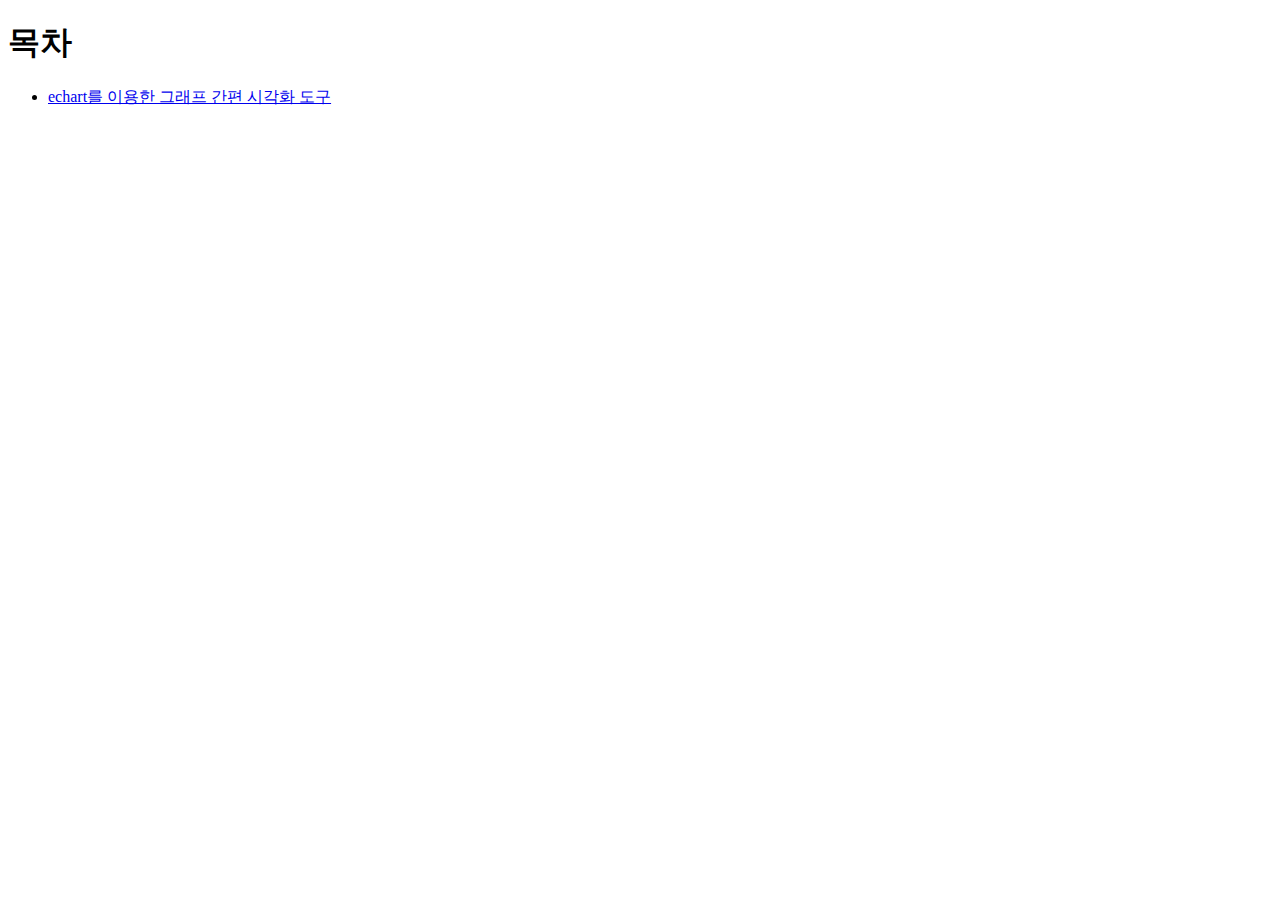
<file: index.html>
<!DOCTYPE html>
<html>
  <head>
    <title>Django를 부탁해</title>
  </head>
  <body>
    <h1>목차</h1>
    <ul>
      <li>
        <a href="/graph-visualization">echart를 이용한 그래프 간편 시각화 도구</a>
      </li>
    </ul>
  </body>
</html>
</file>
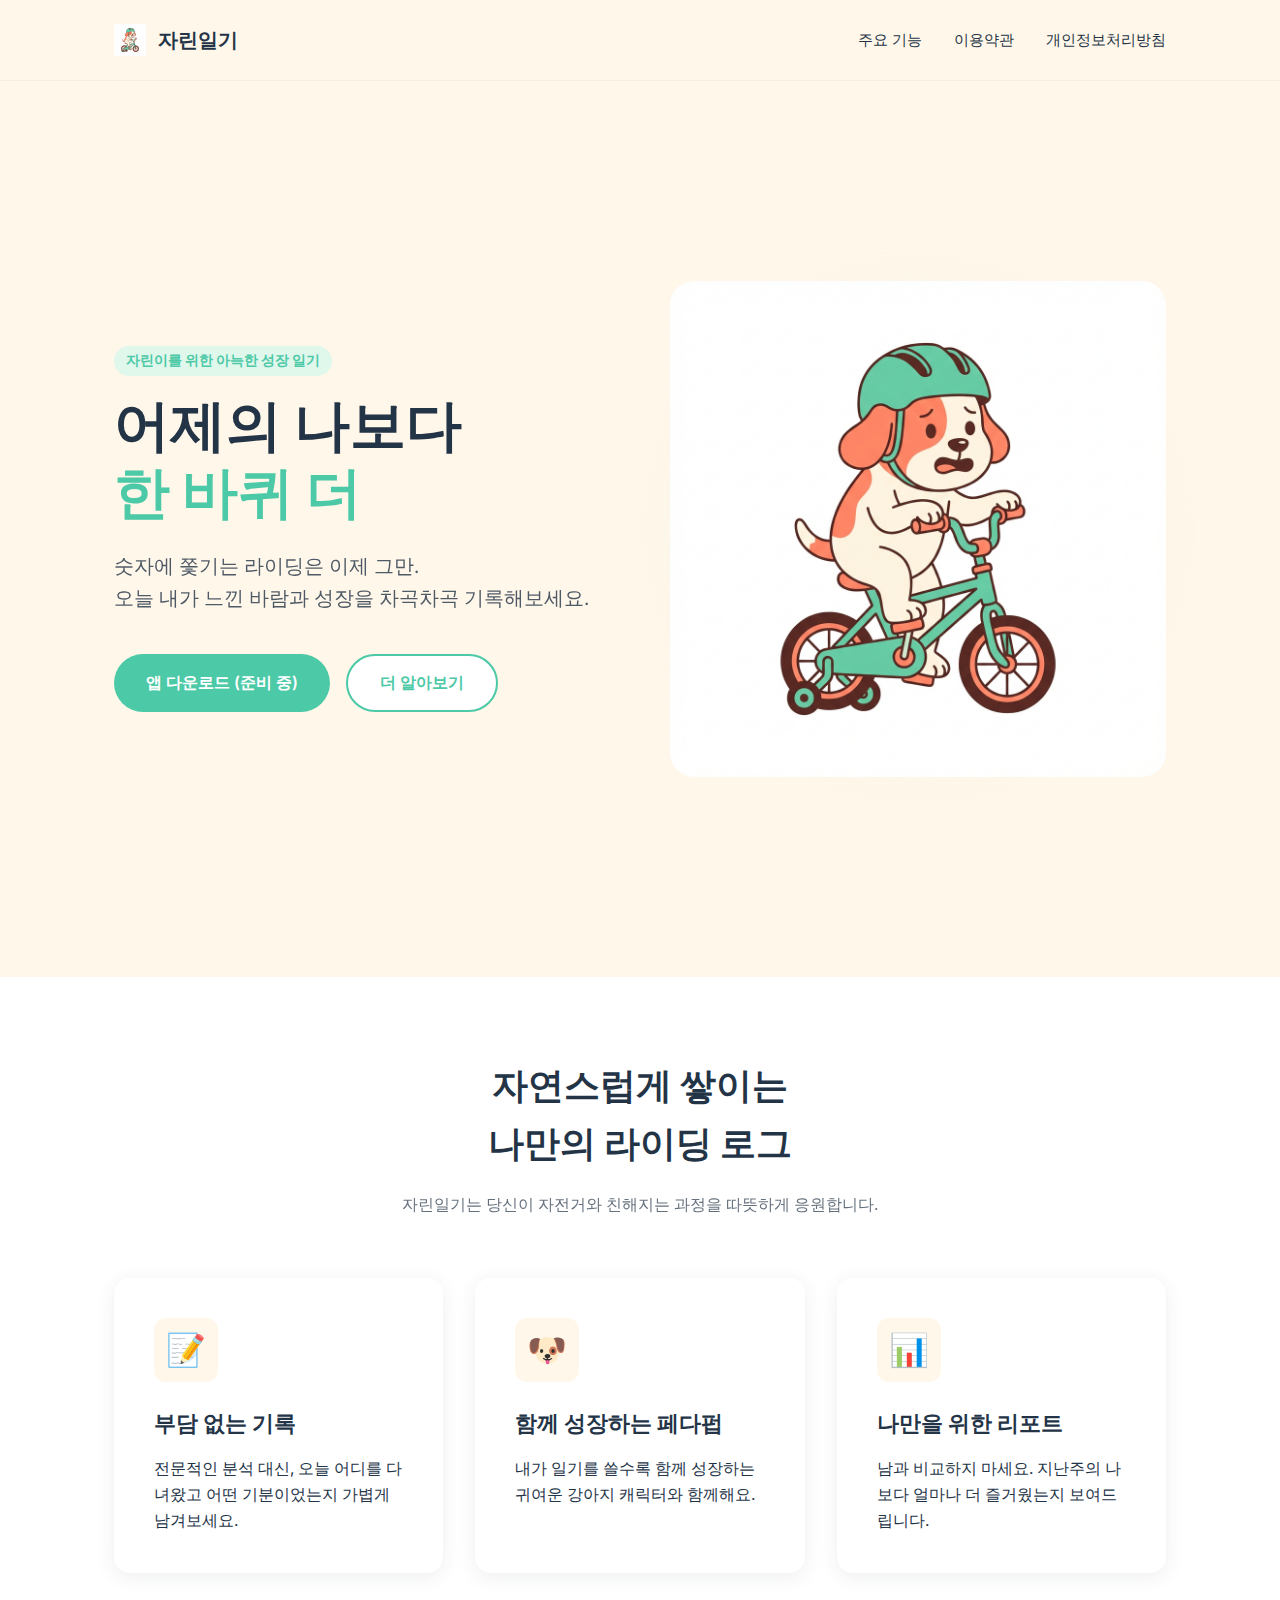
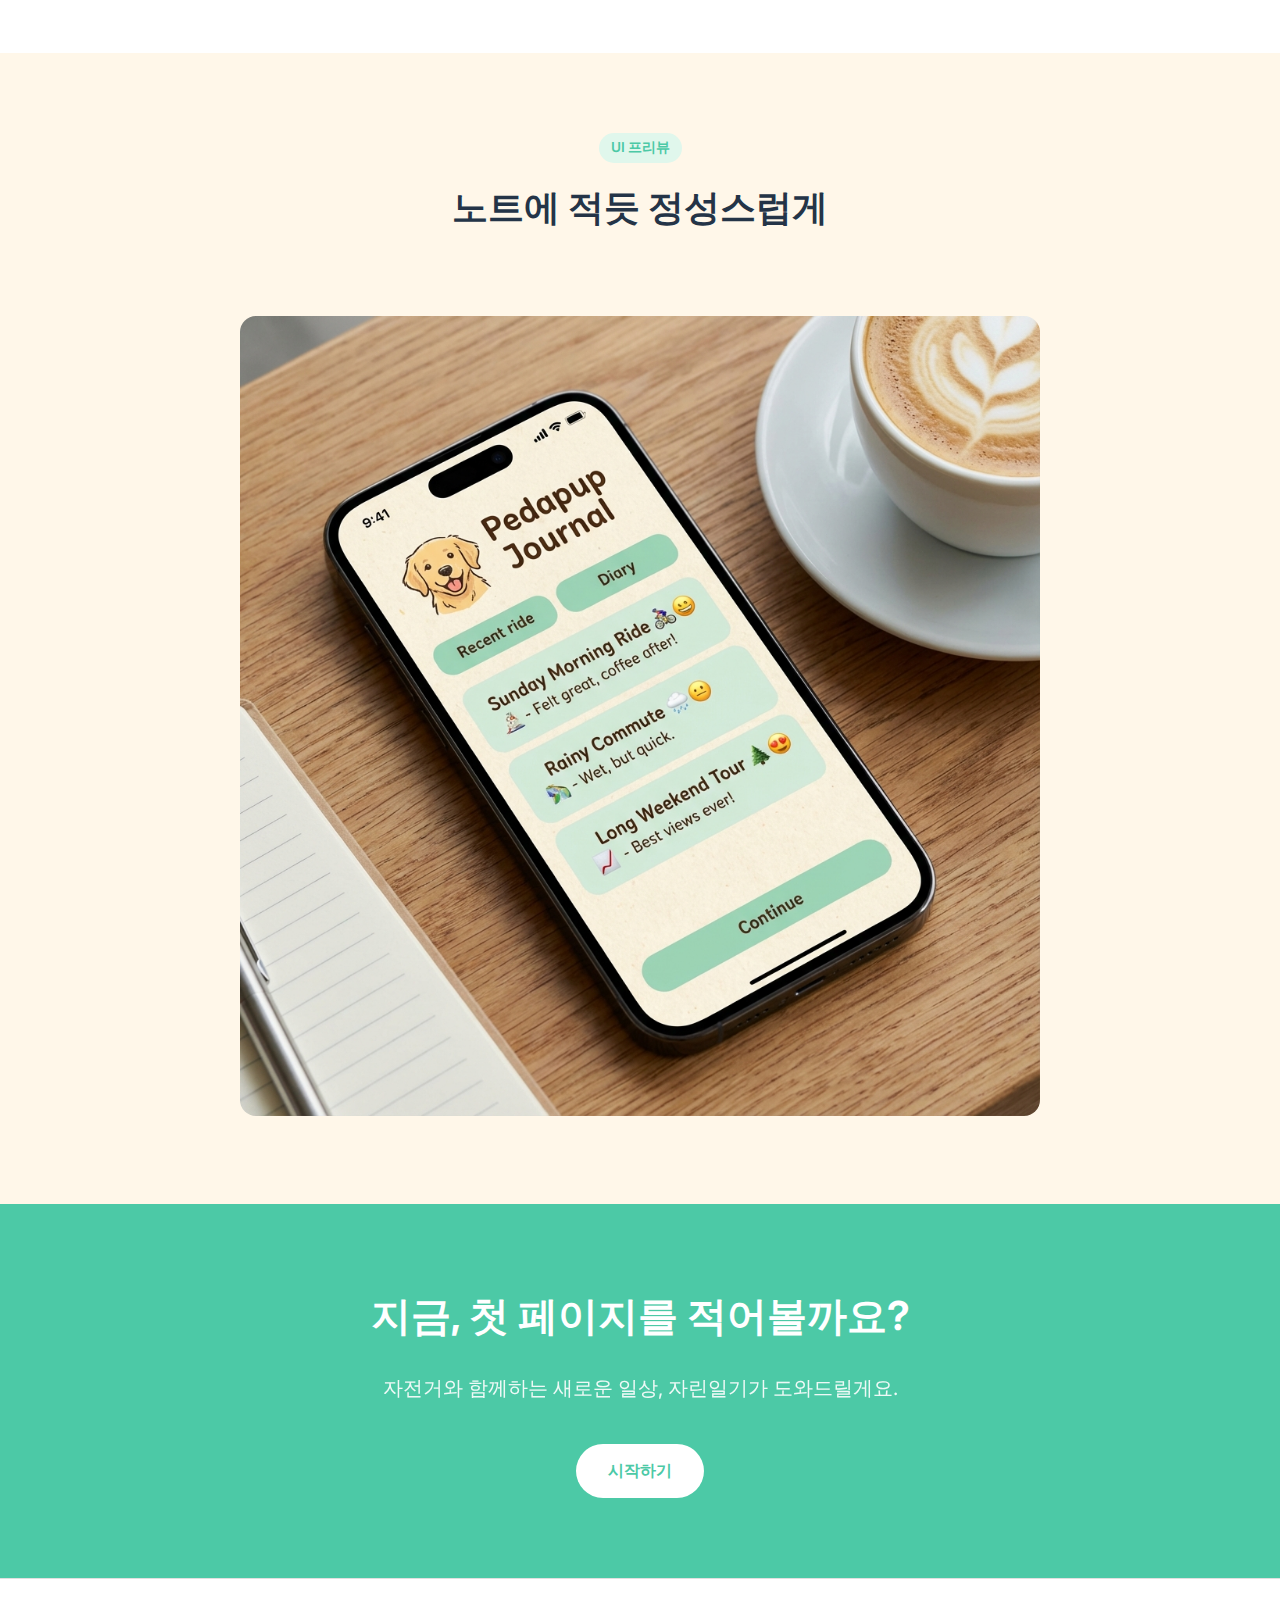
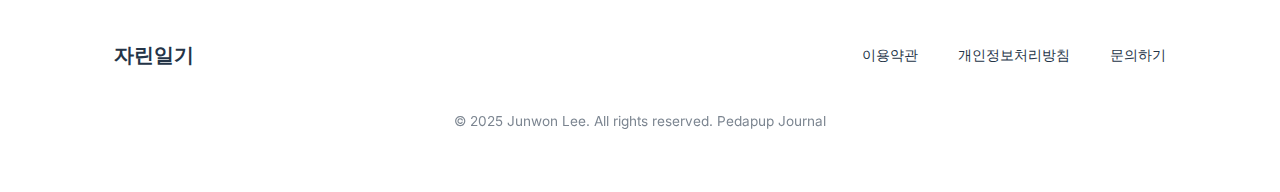
<file: pedapup/index.html>
<!DOCTYPE html>
<html lang="ko">

<head>
    <meta charset="UTF-8">
    <meta name="viewport" content="width=device-width, initial-scale=1.0">
    <title>자린일기 - 자전거 초보를 위한 아늑한 자전거 일기장</title>
    <meta name="description" content="숫자에 쫓기지 않는 느긋한 라이딩 기록. 어제의 나와 비교하며 조금씩 성장하는 즐거움, 자린일기와 함께 시작해보세요.">
    <link rel="stylesheet" href="index.css">
</head>

<body>

    <nav>
        <div class="container">
            <div class="logo">
                <img src="assets/hero.png" alt="Pedapup">
                <span>자린일기</span>
            </div>
            <div class="nav-links">
                <a href="#features">주요 기능</a>
                <a href="terms/service/ko/">이용약관</a>
                <a href="terms/privacy/ko/">개인정보처리방침</a>
            </div>
        </div>
    </nav>

    <main>
        <section class="hero">
            <div class="container">
                <div class="hero">
                    <div class="hero-content">
                        <div class="badge">자린이를 위한 아늑한 성장 일기</div>
                        <h1>어제의 나보다<br><span style="color: var(--primary);">한 바퀴 더</span></h1>
                        <p>숫자에 쫓기는 라이딩은 이제 그만.<br>오늘 내가 느낀 바람과 성장을 차곡차곡 기록해보세요.</p>
                        <div class="hero-btns">
                            <a href="#" class="btn btn-primary">앱 다운로드 (준비 중)</a>
                            <a href="#features" class="btn btn-secondary">더 알아보기</a>
                        </div>
                    </div>
                    <div class="hero-image">
                        <img src="assets/hero.png" alt="열심히 자전거를 배우는 자린이 강아지">
                    </div>
                </div>
            </div>
        </section>

        <section id="features" style="background-color: var(--white);">
            <div class="container">
                <div style="text-align: center; max-width: 600px; margin: 0 auto 60px;">
                    <h2 style="font-size: 2.25rem; margin-bottom: 20px;">자연스럽게 쌓이는<br>나만의 라이딩 로그</h2>
                    <p style="opacity: 0.7;">자린일기는 당신이 자전거와 친해지는 과정을 따뜻하게 응원합니다.</p>
                </div>

                <div class="features-grid">
                    <div class="feature-card">
                        <div class="feature-icon">📝</div>
                        <h3>부담 없는 기록</h3>
                        <p>전문적인 분석 대신, 오늘 어디를 다녀왔고 어떤 기분이었는지 가볍게 남겨보세요.</p>
                    </div>
                    <div class="feature-card">
                        <div class="feature-icon">🐶</div>
                        <h3>함께 성장하는 페다펍</h3>
                        <p>내가 일기를 쓸수록 함께 성장하는 귀여운 강아지 캐릭터와 함께해요.</p>
                    </div>
                    <div class="feature-card">
                        <div class="feature-icon">📊</div>
                        <h3>나만을 위한 리포트</h3>
                        <p>남과 비교하지 마세요. 지난주의 나보다 얼마나 더 즐거웠는지 보여드립니다.</p>
                    </div>
                </div>
            </div>
        </section>

        <section class="mockup-section">
            <div class="container">
                <div class="badge">UI 프리뷰</div>
                <h2 style="font-size: 2.25rem; margin-bottom: 20px;">노트에 적듯 정성스럽게</h2>
                <div class="mockup-container">
                    <img src="assets/mockup.png" alt="자린일기 앱 UI 프리뷰">
                </div>
            </div>
        </section>

        <section style="background-color: var(--primary); color: var(--white); text-align: center;">
            <div class="container">
                <h2 style="font-size: 2.5rem; margin-bottom: 24px;">지금, 첫 페이지를 적어볼까요?</h2>
                <p style="font-size: 1.25rem; margin-bottom: 40px; opacity: 0.9;">자전거와 함께하는 새로운 일상, 자린일기가 도와드릴게요.</p>
                <a href="#" class="btn" style="background-color: var(--white); color: var(--primary);">시작하기</a>
            </div>
        </section>
    </main>

    <footer>
        <div class="container">
            <div class="footer-content">
                <div class="logo">
                    <span>자린일기</span>
                </div>
                <div class="footer-links">
                    <a href="terms/service/ko/">이용약관</a>
                    <a href="terms/privacy/ko/">개인정보처리방침</a>
                    <a href="mailto:esanzy87@naver.com">문의하기</a>
                </div>
            </div>
            <p class="copyright">&copy; 2025 Junwon Lee. All rights reserved. Pedapup Journal</p>
        </div>
    </footer>

</body>

</html>
</file>
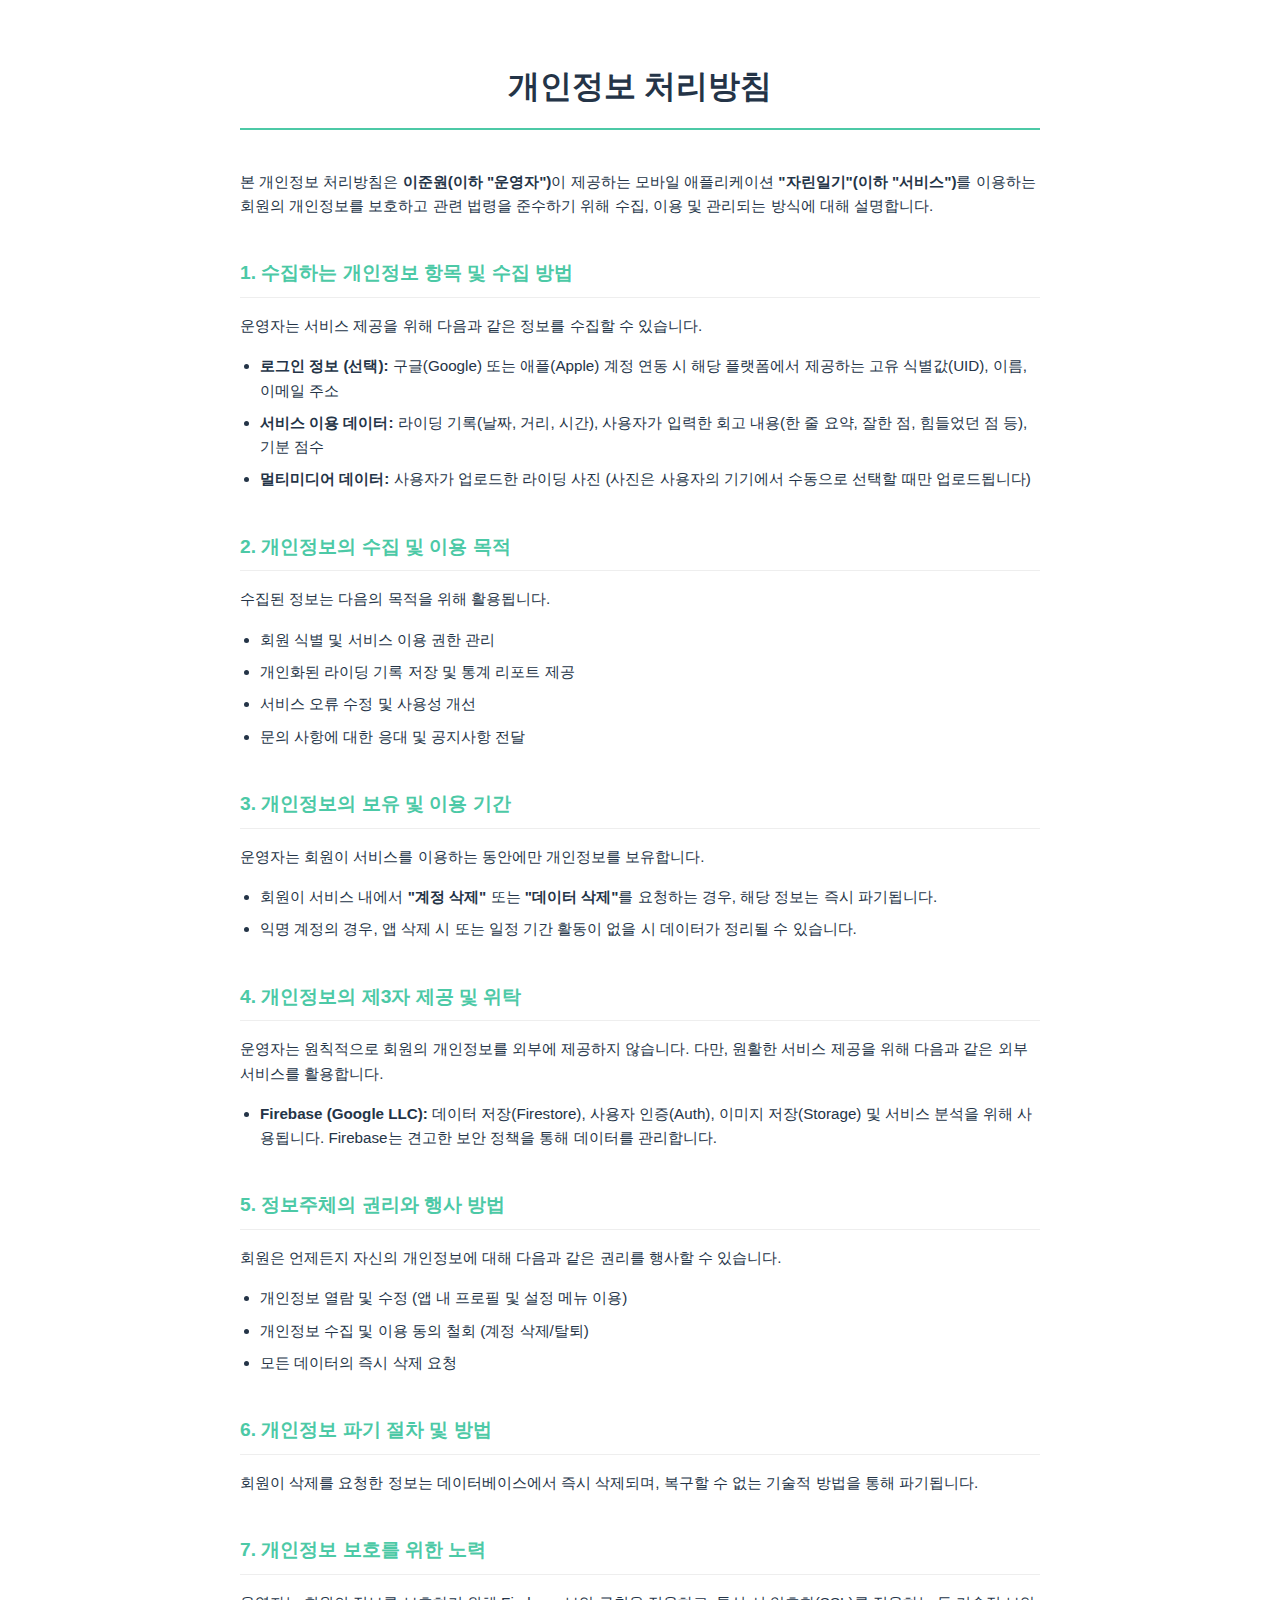
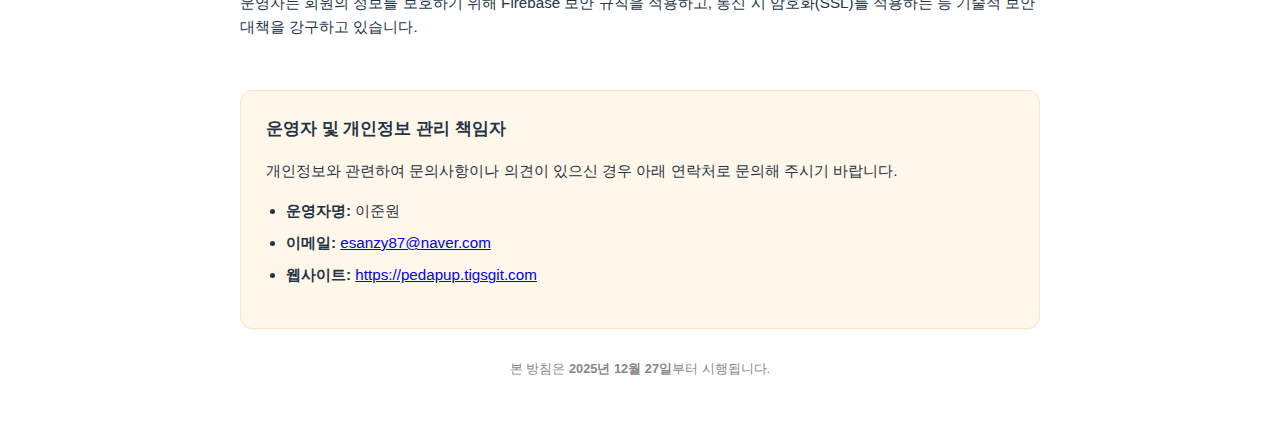
<file: pedapup/terms/privacy/index.html>
<!DOCTYPE html>
<html lang="ko">

<head>
    <meta charset="UTF-8">
    <meta name="viewport" content="width=device-width, initial-scale=1.0">
    <title>자린일기 개인정보 처리방침</title>
    <style>
        body {
            font-family: "Pretendard Variable", Pretendard, -apple-system, BlinkMacSystemFont, "Segoe UI", Roboto, "Helvetica Neue", Arial, sans-serif;
            line-height: 1.6;
            color: #243447;
            max-width: 800px;
            margin: 0 auto;
            padding: 40px 20px;
            background-color: #fff;
        }

        h1 {
            text-align: center;
            color: #243447;
            border-bottom: 2px solid #4CC9A6;
            padding-bottom: 15px;
            margin-bottom: 40px;
        }

        h2 {
            font-size: 1.2rem;
            color: #4CC9A6;
            margin-top: 40px;
            border-bottom: 1px solid #eee;
            padding-bottom: 8px;
        }

        p {
            margin-bottom: 15px;
            font-size: 0.95rem;
        }

        ul,
        ol {
            padding-left: 20px;
            margin-bottom: 15px;
        }

        li {
            margin-bottom: 8px;
            font-size: 0.95rem;
        }

        .company-info {
            background-color: #FFF7E9;
            padding: 25px;
            border-radius: 12px;
            margin-top: 50px;
            font-size: 0.9rem;
            border: 1px solid #FFE4BC;
        }

        .company-info h3 {
            margin-top: 0;
            color: #243447;
        }

        .company-info strong {
            color: #243447;
        }
    </style>
</head>

<body>

    <h1>개인정보 처리방침</h1>

    <p>본 개인정보 처리방침은 <strong>이준원(이하 "운영자")</strong>이 제공하는 모바일 애플리케이션 <strong>"자린일기"(이하 "서비스")</strong>를 이용하는 회원의 개인정보를
        보호하고 관련 법령을 준수하기 위해 수집, 이용 및 관리되는 방식에 대해 설명합니다.</p>

    <h2>1. 수집하는 개인정보 항목 및 수집 방법</h2>
    <p>운영자는 서비스 제공을 위해 다음과 같은 정보를 수집할 수 있습니다.</p>
    <ul>
        <li><strong>로그인 정보 (선택):</strong> 구글(Google) 또는 애플(Apple) 계정 연동 시 해당 플랫폼에서 제공하는 고유 식별값(UID), 이름, 이메일 주소</li>
        <li><strong>서비스 이용 데이터:</strong> 라이딩 기록(날짜, 거리, 시간), 사용자가 입력한 회고 내용(한 줄 요약, 잘한 점, 힘들었던 점 등), 기분 점수</li>
        <li><strong>멀티미디어 데이터:</strong> 사용자가 업로드한 라이딩 사진 (사진은 사용자의 기기에서 수동으로 선택할 때만 업로드됩니다)</li>
    </ul>

    <h2>2. 개인정보의 수집 및 이용 목적</h2>
    <p>수집된 정보는 다음의 목적을 위해 활용됩니다.</p>
    <ul>
        <li>회원 식별 및 서비스 이용 권한 관리</li>
        <li>개인화된 라이딩 기록 저장 및 통계 리포트 제공</li>
        <li>서비스 오류 수정 및 사용성 개선</li>
        <li>문의 사항에 대한 응대 및 공지사항 전달</li>
    </ul>

    <h2>3. 개인정보의 보유 및 이용 기간</h2>
    <p>운영자는 회원이 서비스를 이용하는 동안에만 개인정보를 보유합니다.</p>
    <ul>
        <li>회원이 서비스 내에서 <strong>"계정 삭제"</strong> 또는 <strong>"데이터 삭제"</strong>를 요청하는 경우, 해당 정보는 즉시 파기됩니다.</li>
        <li>익명 계정의 경우, 앱 삭제 시 또는 일정 기간 활동이 없을 시 데이터가 정리될 수 있습니다.</li>
    </ul>

    <h2>4. 개인정보의 제3자 제공 및 위탁</h2>
    <p>운영자는 원칙적으로 회원의 개인정보를 외부에 제공하지 않습니다. 다만, 원활한 서비스 제공을 위해 다음과 같은 외부 서비스를 활용합니다.</p>
    <ul>
        <li><strong>Firebase (Google LLC):</strong> 데이터 저장(Firestore), 사용자 인증(Auth), 이미지 저장(Storage) 및 서비스 분석을 위해 사용됩니다.
            Firebase는 견고한 보안 정책을 통해 데이터를 관리합니다.</li>
    </ul>

    <h2>5. 정보주체의 권리와 행사 방법</h2>
    <p>회원은 언제든지 자신의 개인정보에 대해 다음과 같은 권리를 행사할 수 있습니다.</p>
    <ul>
        <li>개인정보 열람 및 수정 (앱 내 프로필 및 설정 메뉴 이용)</li>
        <li>개인정보 수집 및 이용 동의 철회 (계정 삭제/탈퇴)</li>
        <li>모든 데이터의 즉시 삭제 요청</li>
    </ul>

    <h2>6. 개인정보 파기 절차 및 방법</h2>
    <p>회원이 삭제를 요청한 정보는 데이터베이스에서 즉시 삭제되며, 복구할 수 없는 기술적 방법을 통해 파기됩니다.</p>

    <h2>7. 개인정보 보호를 위한 노력</h2>
    <p>운영자는 회원의 정보를 보호하기 위해 Firebase 보안 규칙을 적용하고, 통신 시 암호화(SSL)를 적용하는 등 기술적 보안 대책을 강구하고 있습니다.</p>

    <div class="company-info">
        <h3>운영자 및 개인정보 관리 책임자</h3>
        <p>개인정보와 관련하여 문의사항이나 의견이 있으신 경우 아래 연락처로 문의해 주시기 바랍니다.</p>
        <ul>
            <li><strong>운영자명:</strong> 이준원</li>
            <li><strong>이메일:</strong> <a href="mailto:esanzy87@naver.com">esanzy87@naver.com</a></li>
            <li><strong>웹사이트:</strong> <a href="https://pedapup.tigsgit.com"
                    target="_blank">https://pedapup.tigsgit.com</a></li>
        </ul>
    </div>

    <p style="text-align: center; margin-top: 30px; color: #888; font-size: 0.8rem;">
        본 방침은 <strong>2025년 12월 27일</strong>부터 시행됩니다.
    </p>

</body>

</html>
</file>
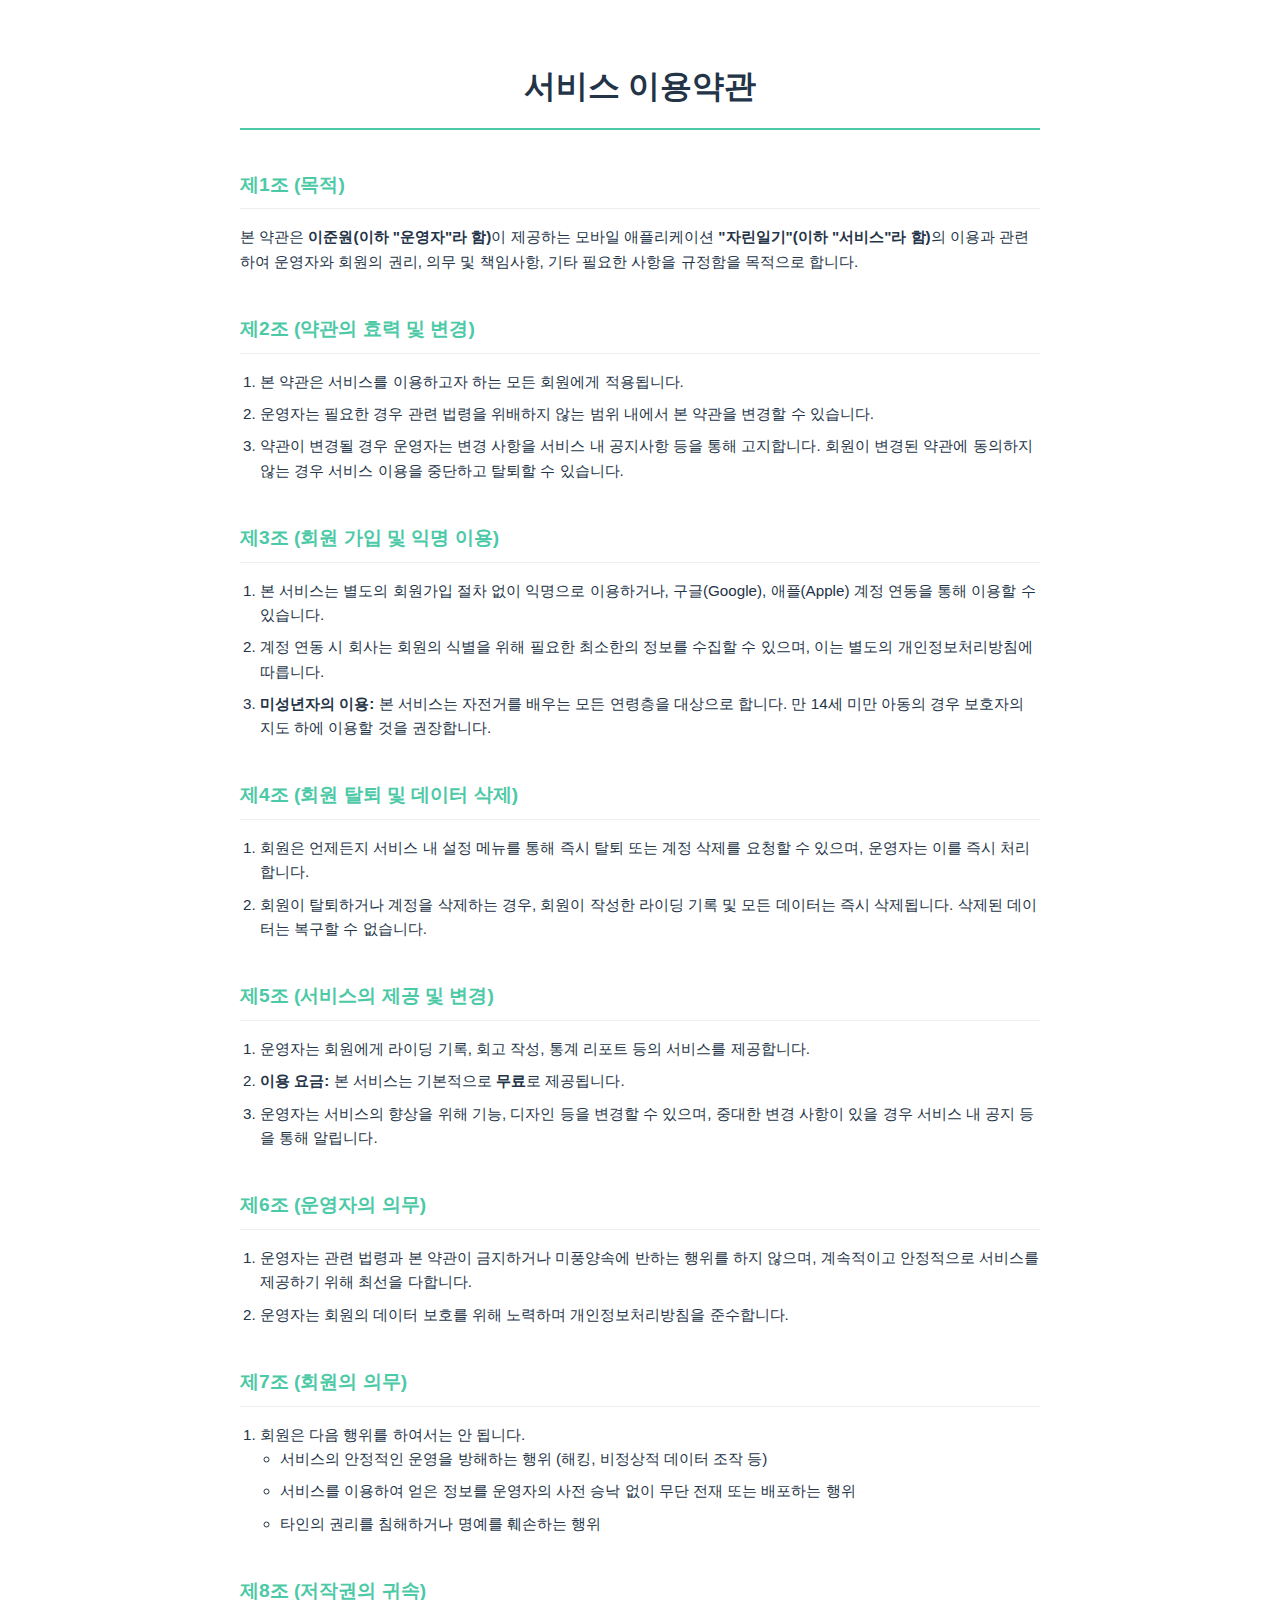
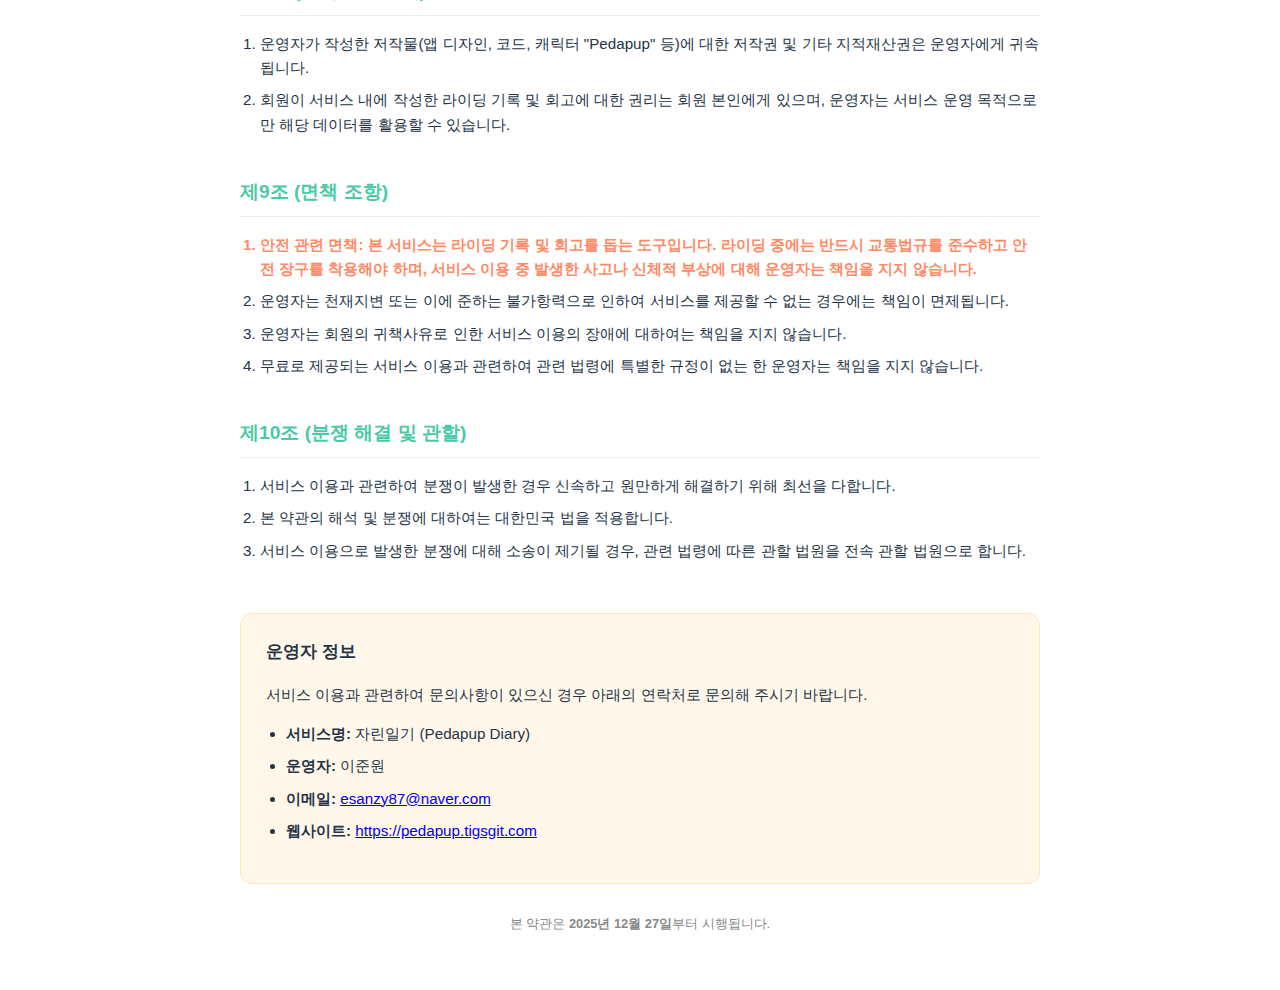
<file: pedapup/terms/service/index.html>
<!DOCTYPE html>
<html lang="ko">

<head>
    <meta charset="UTF-8">
    <meta name="viewport" content="width=device-width, initial-scale=1.0">
    <title>자린일기 서비스 이용약관</title>
    <style>
        body {
            font-family: "Pretendard Variable", Pretendard, -apple-system, BlinkMacSystemFont, "Segoe UI", Roboto, "Helvetica Neue", Arial, sans-serif;
            line-height: 1.6;
            color: #243447;
            max-width: 800px;
            margin: 0 auto;
            padding: 40px 20px;
            background-color: #fff;
        }

        h1 {
            text-align: center;
            color: #243447;
            border-bottom: 2px solid #4CC9A6;
            padding-bottom: 15px;
            margin-bottom: 40px;
        }

        h2 {
            font-size: 1.2rem;
            color: #4CC9A6;
            margin-top: 40px;
            border-bottom: 1px solid #eee;
            padding-bottom: 8px;
        }

        p {
            margin-bottom: 15px;
            font-size: 0.95rem;
        }

        ul,
        ol {
            padding-left: 20px;
            margin-bottom: 15px;
        }

        li {
            margin-bottom: 8px;
            font-size: 0.95rem;
        }

        .company-info {
            background-color: #FFF7E9;
            padding: 25px;
            border-radius: 12px;
            margin-top: 50px;
            font-size: 0.9rem;
            border: 1px solid #FFE4BC;
        }

        .company-info h3 {
            margin-top: 0;
            color: #243447;
        }

        .company-info strong {
            color: #243447;
        }

        .important {
            font-weight: bold;
            color: #FF8A66;
        }
    </style>
</head>

<body>

    <h1>서비스 이용약관</h1>

    <h2>제1조 (목적)</h2>
    <p>본 약관은 <strong>이준원(이하 "운영자"라 함)</strong>이 제공하는 모바일 애플리케이션 <strong>"자린일기"(이하 "서비스"라 함)</strong>의 이용과 관련하여 운영자와 회원의
        권리, 의무 및 책임사항, 기타 필요한 사항을 규정함을 목적으로 합니다.</p>

    <h2>제2조 (약관의 효력 및 변경)</h2>
    <ol>
        <li>본 약관은 서비스를 이용하고자 하는 모든 회원에게 적용됩니다.</li>
        <li>운영자는 필요한 경우 관련 법령을 위배하지 않는 범위 내에서 본 약관을 변경할 수 있습니다.</li>
        <li>약관이 변경될 경우 운영자는 변경 사항을 서비스 내 공지사항 등을 통해 고지합니다. 회원이 변경된 약관에 동의하지 않는 경우 서비스 이용을 중단하고 탈퇴할 수 있습니다.</li>
    </ol>

    <h2>제3조 (회원 가입 및 익명 이용)</h2>
    <ol>
        <li>본 서비스는 별도의 회원가입 절차 없이 익명으로 이용하거나, 구글(Google), 애플(Apple) 계정 연동을 통해 이용할 수 있습니다.</li>
        <li>계정 연동 시 회사는 회원의 식별을 위해 필요한 최소한의 정보를 수집할 수 있으며, 이는 별도의 개인정보처리방침에 따릅니다.</li>
        <li><strong>미성년자의 이용:</strong> 본 서비스는 자전거를 배우는 모든 연령층을 대상으로 합니다. 만 14세 미만 아동의 경우 보호자의 지도 하에 이용할 것을 권장합니다.</li>
    </ol>

    <h2>제4조 (회원 탈퇴 및 데이터 삭제)</h2>
    <ol>
        <li>회원은 언제든지 서비스 내 설정 메뉴를 통해 즉시 탈퇴 또는 계정 삭제를 요청할 수 있으며, 운영자는 이를 즉시 처리합니다.</li>
        <li>회원이 탈퇴하거나 계정을 삭제하는 경우, 회원이 작성한 라이딩 기록 및 모든 데이터는 즉시 삭제됩니다. 삭제된 데이터는 복구할 수 없습니다.</li>
    </ol>

    <h2>제5조 (서비스의 제공 및 변경)</h2>
    <ol>
        <li>운영자는 회원에게 라이딩 기록, 회고 작성, 통계 리포트 등의 서비스를 제공합니다.</li>
        <li><strong>이용 요금:</strong> 본 서비스는 기본적으로 <strong>무료</strong>로 제공됩니다.</li>
        <li>운영자는 서비스의 향상을 위해 기능, 디자인 등을 변경할 수 있으며, 중대한 변경 사항이 있을 경우 서비스 내 공지 등을 통해 알립니다.</li>
    </ol>

    <h2>제6조 (운영자의 의무)</h2>
    <ol>
        <li>운영자는 관련 법령과 본 약관이 금지하거나 미풍양속에 반하는 행위를 하지 않으며, 계속적이고 안정적으로 서비스를 제공하기 위해 최선을 다합니다.</li>
        <li>운영자는 회원의 데이터 보호를 위해 노력하며 개인정보처리방침을 준수합니다.</li>
    </ol>

    <h2>제7조 (회원의 의무)</h2>
    <ol>
        <li>회원은 다음 행위를 하여서는 안 됩니다.
            <ul>
                <li>서비스의 안정적인 운영을 방해하는 행위 (해킹, 비정상적 데이터 조작 등)</li>
                <li>서비스를 이용하여 얻은 정보를 운영자의 사전 승낙 없이 무단 전재 또는 배포하는 행위</li>
                <li>타인의 권리를 침해하거나 명예를 훼손하는 행위</li>
            </ul>
        </li>
    </ol>

    <h2>제8조 (저작권의 귀속)</h2>
    <ol>
        <li>운영자가 작성한 저작물(앱 디자인, 코드, 캐릭터 "Pedapup" 등)에 대한 저작권 및 기타 지적재산권은 운영자에게 귀속됩니다.</li>
        <li>회원이 서비스 내에 작성한 라이딩 기록 및 회고에 대한 권리는 회원 본인에게 있으며, 운영자는 서비스 운영 목적으로만 해당 데이터를 활용할 수 있습니다.</li>
    </ol>

    <h2>제9조 (면책 조항)</h2>
    <ol>
        <li class="important">안전 관련 면책: 본 서비스는 라이딩 기록 및 회고를 돕는 도구입니다. 라이딩 중에는 반드시 교통법규를 준수하고 안전 장구를 착용해야 하며, 서비스 이용 중
            발생한 사고나 신체적 부상에 대해 운영자는 책임을 지지 않습니다.</li>
        <li>운영자는 천재지변 또는 이에 준하는 불가항력으로 인하여 서비스를 제공할 수 없는 경우에는 책임이 면제됩니다.</li>
        <li>운영자는 회원의 귀책사유로 인한 서비스 이용의 장애에 대하여는 책임을 지지 않습니다.</li>
        <li>무료로 제공되는 서비스 이용과 관련하여 관련 법령에 특별한 규정이 없는 한 운영자는 책임을 지지 않습니다.</li>
    </ol>

    <h2>제10조 (분쟁 해결 및 관할)</h2>
    <ol>
        <li>서비스 이용과 관련하여 분쟁이 발생한 경우 신속하고 원만하게 해결하기 위해 최선을 다합니다.</li>
        <li>본 약관의 해석 및 분쟁에 대하여는 대한민국 법을 적용합니다.</li>
        <li>서비스 이용으로 발생한 분쟁에 대해 소송이 제기될 경우, 관련 법령에 따른 관할 법원을 전속 관할 법원으로 합니다.</li>
    </ol>

    <div class="company-info">
        <h3>운영자 정보</h3>
        <p>서비스 이용과 관련하여 문의사항이 있으신 경우 아래의 연락처로 문의해 주시기 바랍니다.</p>
        <ul>
            <li><strong>서비스명:</strong> 자린일기 (Pedapup Diary)</li>
            <li><strong>운영자:</strong> 이준원</li>
            <li><strong>이메일:</strong> <a href="mailto:esanzy87@naver.com">esanzy87@naver.com</a></li>
            <li><strong>웹사이트:</strong> <a href="https://pedapup.tigsgit.com"
                    target="_blank">https://pedapup.tigsgit.com</a></li>
        </ul>
    </div>

    <p style="text-align: center; margin-top: 30px; color: #888; font-size: 0.8rem;">
        본 약관은 <strong>2025년 12월 27일</strong>부터 시행됩니다.
    </p>

</body>

</html>
</file>
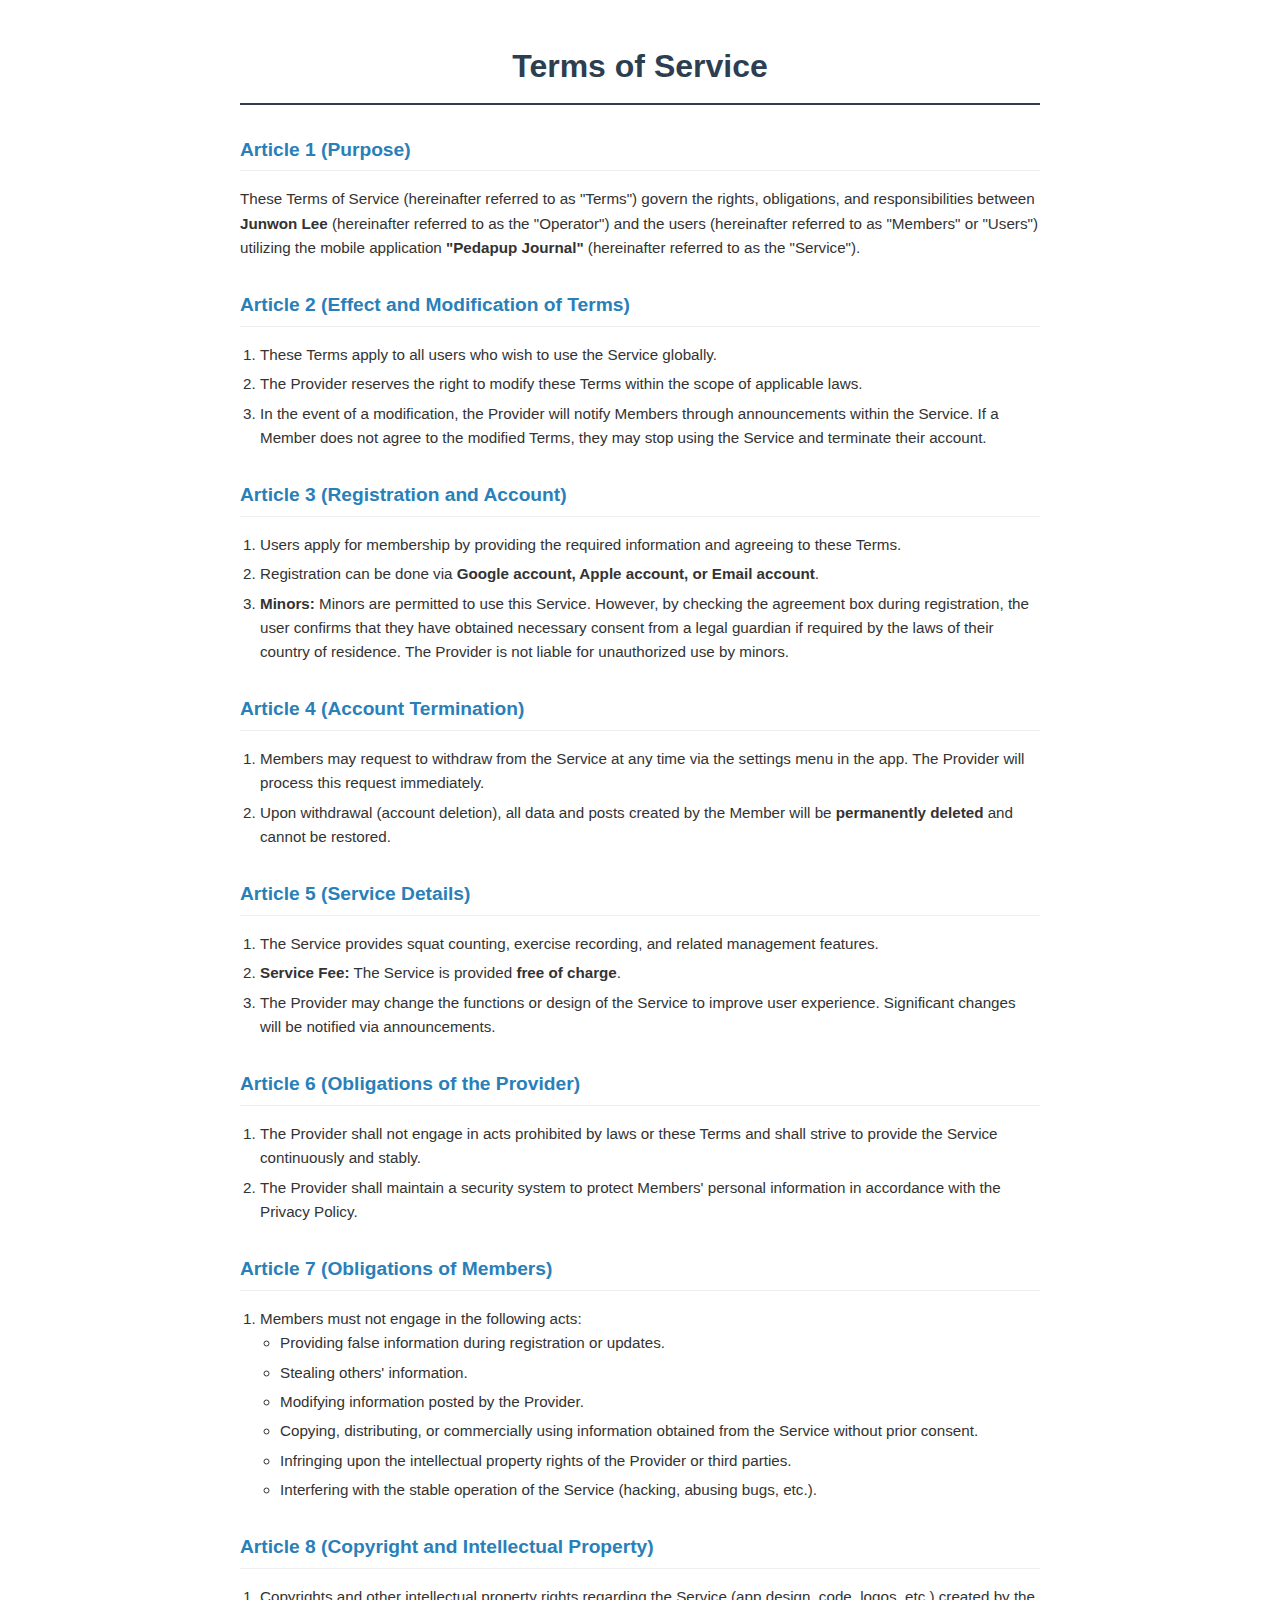
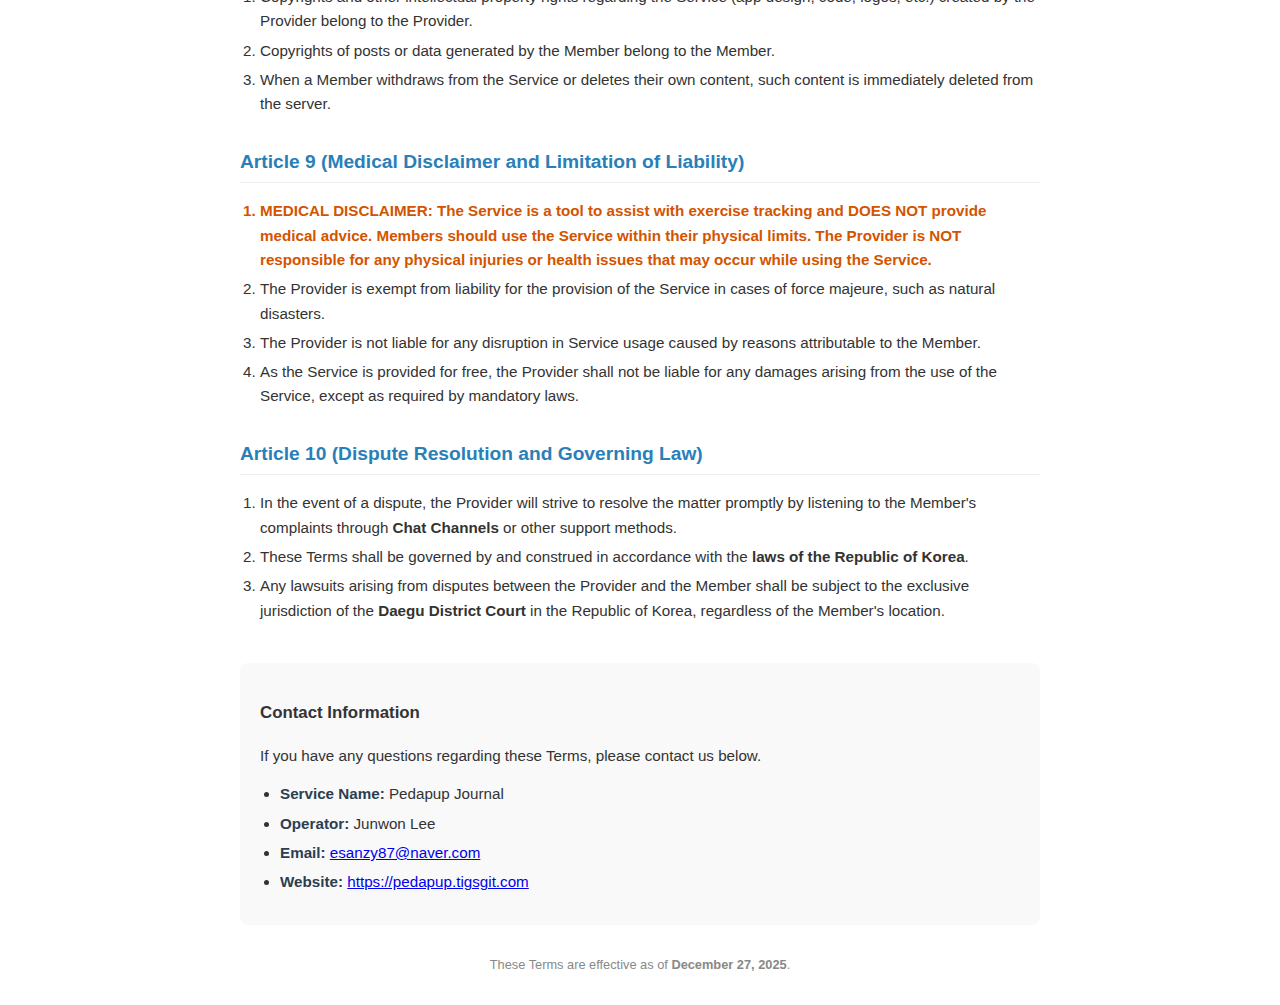
<file: pedapup/terms/privacy/de/index.html>
<!DOCTYPE html>
<html lang="en">

<head>
    <meta charset="UTF-8">
    <meta name="viewport" content="width=device-width, initial-scale=1.0">
    <title>Terms of Service - Pedapup Journal</title>
    <style>
        body {
            font-family: "Roboto", "Helvetica Neue", Arial, sans-serif;
            line-height: 1.6;
            color: #333;
            max-width: 800px;
            margin: 0 auto;
            padding: 20px;
        }

        h1 {
            text-align: center;
            color: #2c3e50;
            border-bottom: 2px solid #2c3e50;
            padding-bottom: 10px;
        }

        h2 {
            font-size: 1.2rem;
            color: #2980b9;
            margin-top: 30px;
            border-bottom: 1px solid #eee;
            padding-bottom: 5px;
        }

        p {
            margin-bottom: 10px;
            font-size: 0.95rem;
        }

        ul,
        ol {
            padding-left: 20px;
            margin-bottom: 10px;
        }

        li {
            margin-bottom: 5px;
            font-size: 0.95rem;
        }

        .company-info {
            background-color: #f9f9f9;
            padding: 20px;
            border-radius: 8px;
            margin-top: 40px;
            font-size: 0.9rem;
        }

        .company-info strong {
            color: #2c3e50;
        }

        .important {
            font-weight: bold;
            color: #d35400;
            /* Strong color for disclaimer */
        }
    </style>
</head>

<body>

    <h1>Terms of Service</h1>

    <h2>Article 1 (Purpose)</h2>
    <p>These Terms of Service (hereinafter referred to as "Terms") govern the rights, obligations, and responsibilities
        between <strong>Junwon Lee</strong> (hereinafter referred to as the "Operator") and the users (hereinafter
        referred to as "Members" or "Users") utilizing the mobile application <strong>"Pedapup Journal"</strong>
        (hereinafter referred to as the "Service").</p>

    <h2>Article 2 (Effect and Modification of Terms)</h2>
    <ol>
        <li>These Terms apply to all users who wish to use the Service globally.</li>
        <li>The Provider reserves the right to modify these Terms within the scope of applicable laws.</li>
        <li>In the event of a modification, the Provider will notify Members through announcements within the Service.
            If a Member does not agree to the modified Terms, they may stop using the Service and terminate their
            account.</li>
    </ol>

    <h2>Article 3 (Registration and Account)</h2>
    <ol>
        <li>Users apply for membership by providing the required information and agreeing to these Terms.</li>
        <li>Registration can be done via <strong>Google account, Apple account, or Email account</strong>.</li>
        <li><strong>Minors:</strong> Minors are permitted to use this Service. However, by checking the agreement box
            during registration, the user confirms that they have obtained necessary consent from a legal guardian if
            required by the laws of their country of residence. The Provider is not liable for unauthorized use by
            minors.</li>
    </ol>

    <h2>Article 4 (Account Termination)</h2>
    <ol>
        <li>Members may request to withdraw from the Service at any time via the settings menu in the app. The Provider
            will process this request immediately.</li>
        <li>Upon withdrawal (account deletion), all data and posts created by the Member will be <strong>permanently
                deleted</strong> and cannot be restored.</li>
    </ol>

    <h2>Article 5 (Service Details)</h2>
    <ol>
        <li>The Service provides squat counting, exercise recording, and related management features.</li>
        <li><strong>Service Fee:</strong> The Service is provided <strong>free of charge</strong>.</li>
        <li>The Provider may change the functions or design of the Service to improve user experience. Significant
            changes will be notified via announcements.</li>
    </ol>

    <h2>Article 6 (Obligations of the Provider)</h2>
    <ol>
        <li>The Provider shall not engage in acts prohibited by laws or these Terms and shall strive to provide the
            Service continuously and stably.</li>
        <li>The Provider shall maintain a security system to protect Members' personal information in accordance with
            the Privacy Policy.</li>
    </ol>

    <h2>Article 7 (Obligations of Members)</h2>
    <ol>
        <li>Members must not engage in the following acts:
            <ul>
                <li>Providing false information during registration or updates.</li>
                <li>Stealing others' information.</li>
                <li>Modifying information posted by the Provider.</li>
                <li>Copying, distributing, or commercially using information obtained from the Service without prior
                    consent.</li>
                <li>Infringing upon the intellectual property rights of the Provider or third parties.</li>
                <li>Interfering with the stable operation of the Service (hacking, abusing bugs, etc.).</li>
            </ul>
        </li>
    </ol>

    <h2>Article 8 (Copyright and Intellectual Property)</h2>
    <ol>
        <li>Copyrights and other intellectual property rights regarding the Service (app design, code, logos, etc.)
            created by the Provider belong to the Provider.</li>
        <li>Copyrights of posts or data generated by the Member belong to the Member.</li>
        <li>When a Member withdraws from the Service or deletes their own content, such content is immediately deleted
            from the server.</li>
    </ol>

    <h2>Article 9 (Medical Disclaimer and Limitation of Liability)</h2>
    <ol>
        <li class="important">MEDICAL DISCLAIMER: The Service is a tool to assist with exercise tracking and DOES NOT
            provide medical advice. Members should use the Service within their physical limits. The Provider is NOT
            responsible for any physical injuries or health issues that may occur while using the Service.</li>
        <li>The Provider is exempt from liability for the provision of the Service in cases of force majeure, such as
            natural disasters.</li>
        <li>The Provider is not liable for any disruption in Service usage caused by reasons attributable to the Member.
        </li>
        <li>As the Service is provided for free, the Provider shall not be liable for any damages arising from the use
            of the Service, except as required by mandatory laws.</li>
    </ol>

    <h2>Article 10 (Dispute Resolution and Governing Law)</h2>
    <ol>
        <li>In the event of a dispute, the Provider will strive to resolve the matter promptly by listening to the
            Member's complaints through <strong>Chat Channels</strong> or other support methods.</li>
        <li>These Terms shall be governed by and construed in accordance with the <strong>laws of the Republic of
                Korea</strong>.</li>
        <li>Any lawsuits arising from disputes between the Provider and the Member shall be subject to the exclusive
            jurisdiction of the <strong>Daegu District Court</strong> in the Republic of Korea, regardless of the
            Member's location.</li>
    </ol>

    <div class="company-info">
        <h3>Contact Information</h3>
        <p>If you have any questions regarding these Terms, please contact us below.</p>
        <ul>
            <li><strong>Service Name:</strong> Pedapup Journal</li>
            <li><strong>Operator:</strong> Junwon Lee</li>
            <li><strong>Email:</strong> <a href="mailto:esanzy87@naver.com">esanzy87@naver.com</a></li>
            <li><strong>Website:</strong> <a href="https://pedapup.tigsgit.com"
                    target="_blank">https://pedapup.tigsgit.com</a></li>
        </ul>
    </div>

    <p style="text-align: center; margin-top: 30px; color: #888; font-size: 0.8rem;">
        These Terms are effective as of <strong>December 27, 2025</strong>.
    </p>

</body>

</html>
</file>
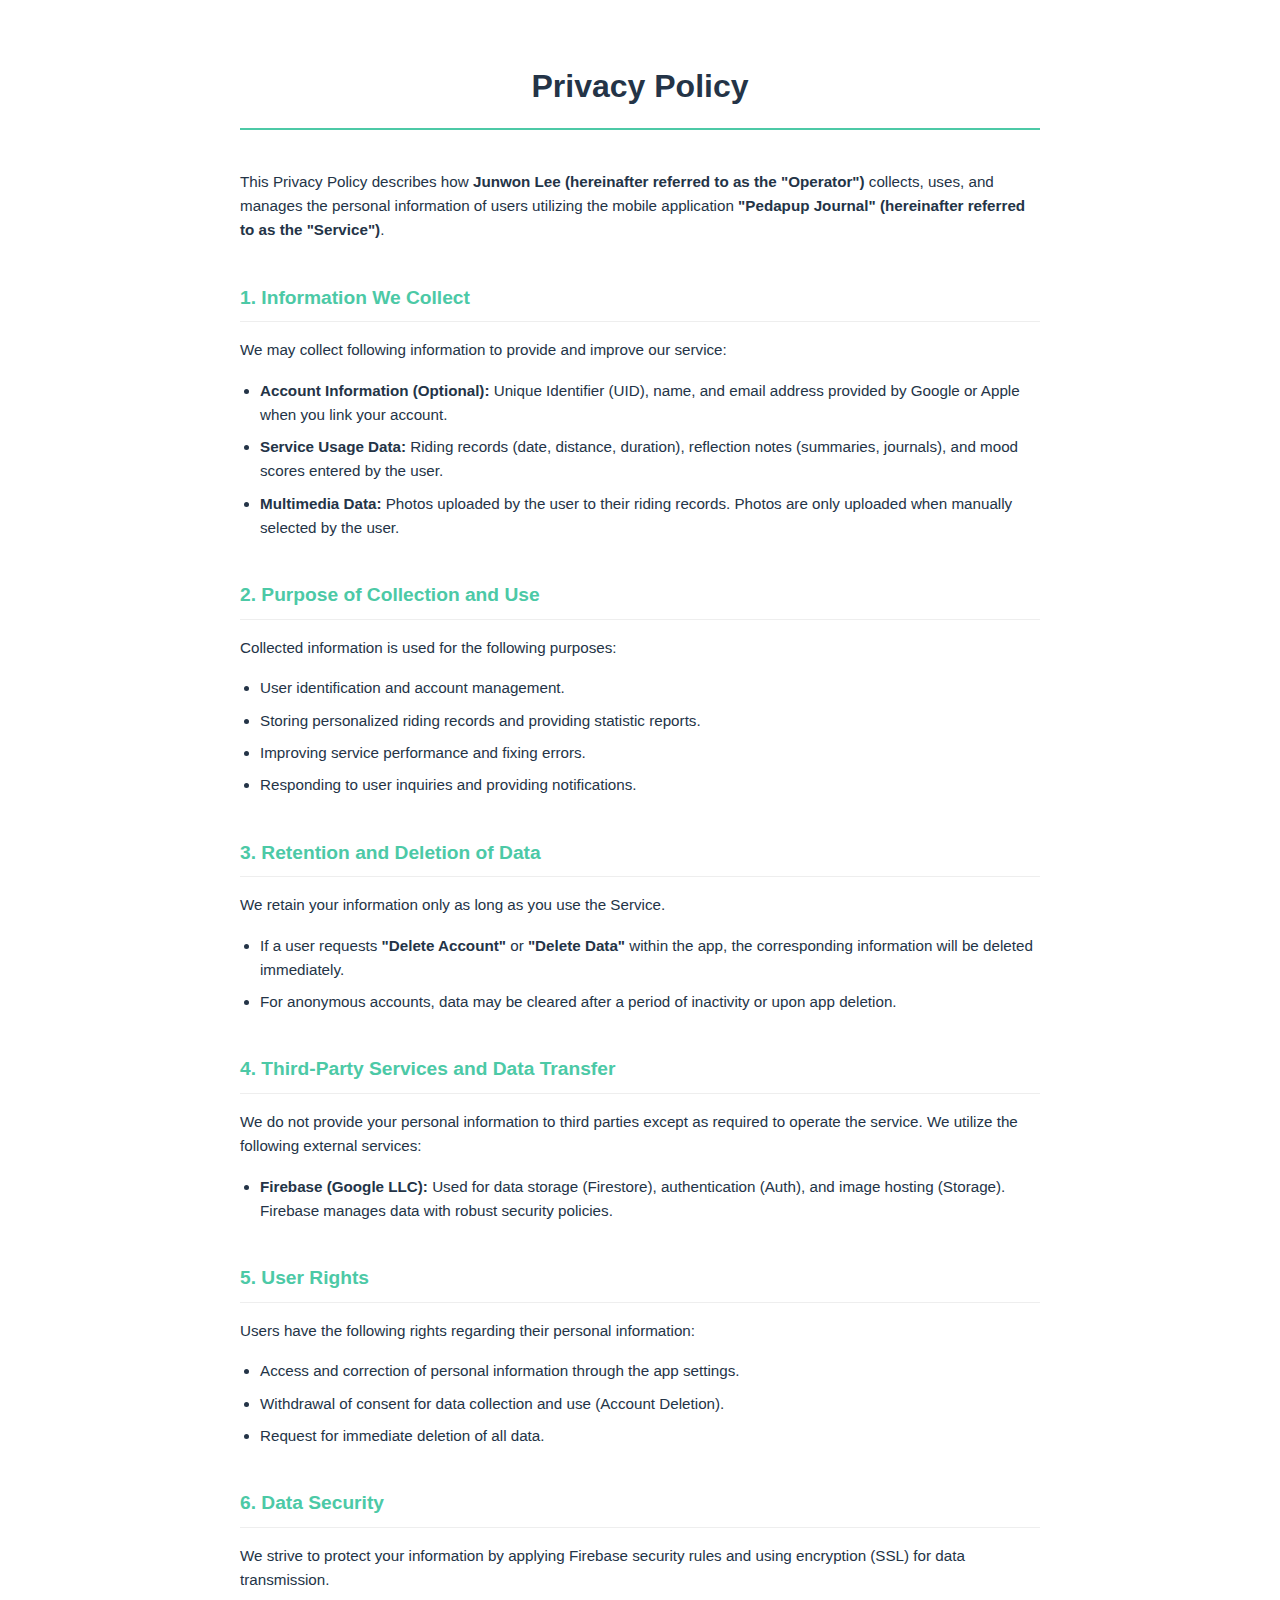
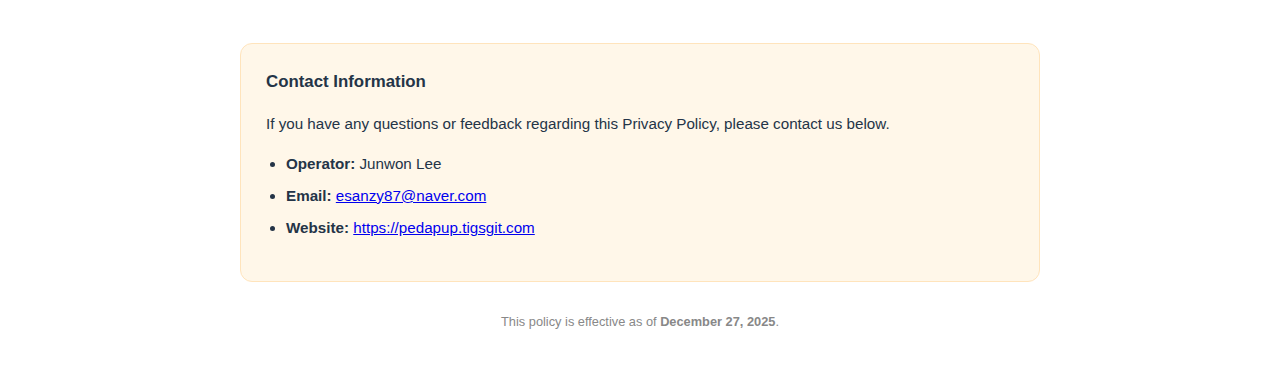
<file: pedapup/terms/privacy/en/index.html>
<!DOCTYPE html>
<html lang="en">

<head>
    <meta charset="UTF-8">
    <meta name="viewport" content="width=device-width, initial-scale=1.0">
    <title>Privacy Policy - Pedapup Journal</title>
    <style>
        body {
            font-family: "Inter", -apple-system, BlinkMacSystemFont, "Segoe UI", Roboto, "Helvetica Neue", Arial, sans-serif;
            line-height: 1.6;
            color: #243447;
            max-width: 800px;
            margin: 0 auto;
            padding: 40px 20px;
            background-color: #fff;
        }

        h1 {
            text-align: center;
            color: #243447;
            border-bottom: 2px solid #4CC9A6;
            padding-bottom: 15px;
            margin-bottom: 40px;
        }

        h2 {
            font-size: 1.2rem;
            color: #4CC9A6;
            margin-top: 40px;
            border-bottom: 1px solid #eee;
            padding-bottom: 8px;
        }

        p {
            margin-bottom: 15px;
            font-size: 0.95rem;
        }

        ul,
        ol {
            padding-left: 20px;
            margin-bottom: 15px;
        }

        li {
            margin-bottom: 8px;
            font-size: 0.95rem;
        }

        .company-info {
            background-color: #FFF7E9;
            padding: 25px;
            border-radius: 12px;
            margin-top: 50px;
            font-size: 0.9rem;
            border: 1px solid #FFE4BC;
        }

        .company-info h3 {
            margin-top: 0;
            color: #243447;
        }

        .company-info strong {
            color: #243447;
        }
    </style>
</head>

<body>

    <h1>Privacy Policy</h1>

    <p>This Privacy Policy describes how <strong>Junwon Lee (hereinafter referred to as the "Operator")</strong>
        collects, uses, and manages the personal information of users utilizing the mobile application <strong>"Pedapup
            Journal" (hereinafter referred to as the "Service")</strong>.</p>

    <h2>1. Information We Collect</h2>
    <p>We may collect following information to provide and improve our service:</p>
    <ul>
        <li><strong>Account Information (Optional):</strong> Unique Identifier (UID), name, and email address provided
            by Google or Apple when you link your account.</li>
        <li><strong>Service Usage Data:</strong> Riding records (date, distance, duration), reflection notes (summaries,
            journals), and mood scores entered by the user.</li>
        <li><strong>Multimedia Data:</strong> Photos uploaded by the user to their riding records. Photos are only
            uploaded when manually selected by the user.</li>
    </ul>

    <h2>2. Purpose of Collection and Use</h2>
    <p>Collected information is used for the following purposes:</p>
    <ul>
        <li>User identification and account management.</li>
        <li>Storing personalized riding records and providing statistic reports.</li>
        <li>Improving service performance and fixing errors.</li>
        <li>Responding to user inquiries and providing notifications.</li>
    </ul>

    <h2>3. Retention and Deletion of Data</h2>
    <p>We retain your information only as long as you use the Service.</p>
    <ul>
        <li>If a user requests <strong>"Delete Account"</strong> or <strong>"Delete Data"</strong> within the app, the
            corresponding information will be deleted immediately.</li>
        <li>For anonymous accounts, data may be cleared after a period of inactivity or upon app deletion.</li>
    </ul>

    <h2>4. Third-Party Services and Data Transfer</h2>
    <p>We do not provide your personal information to third parties except as required to operate the service. We
        utilize the following external services:</p>
    <ul>
        <li><strong>Firebase (Google LLC):</strong> Used for data storage (Firestore), authentication (Auth), and image
            hosting (Storage). Firebase manages data with robust security policies.</li>
    </ul>

    <h2>5. User Rights</h2>
    <p>Users have the following rights regarding their personal information:</p>
    <ul>
        <li>Access and correction of personal information through the app settings.</li>
        <li>Withdrawal of consent for data collection and use (Account Deletion).</li>
        <li>Request for immediate deletion of all data.</li>
    </ul>

    <h2>6. Data Security</h2>
    <p>We strive to protect your information by applying Firebase security rules and using encryption (SSL) for data
        transmission.</p>

    <div class="company-info">
        <h3>Contact Information</h3>
        <p>If you have any questions or feedback regarding this Privacy Policy, please contact us below.</p>
        <ul>
            <li><strong>Operator:</strong> Junwon Lee</li>
            <li><strong>Email:</strong> <a href="mailto:esanzy87@naver.com">esanzy87@naver.com</a></li>
            <li><strong>Website:</strong> <a href="https://pedapup.tigsgit.com"
                    target="_blank">https://pedapup.tigsgit.com</a></li>
        </ul>
    </div>

    <p style="text-align: center; margin-top: 30px; color: #888; font-size: 0.8rem;">
        This policy is effective as of <strong>December 27, 2025</strong>.
    </p>

</body>

</html>
</file>
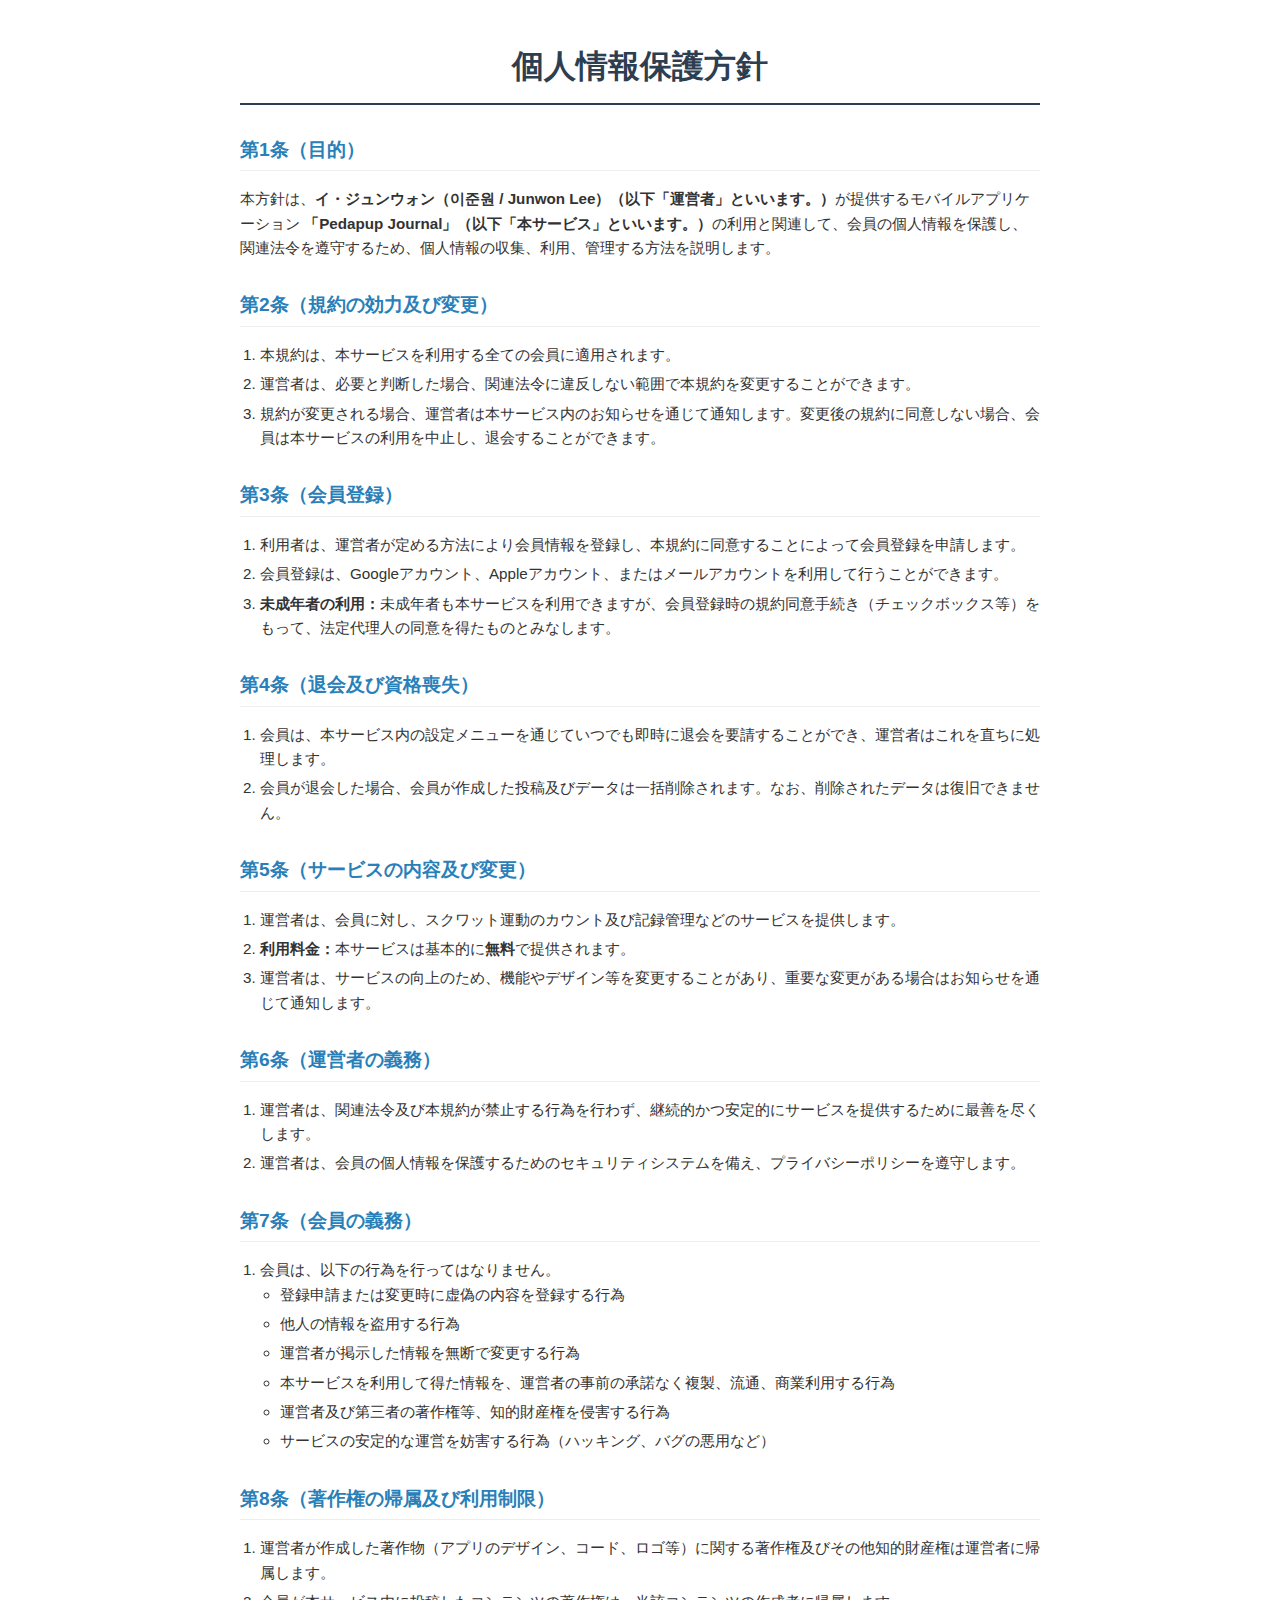
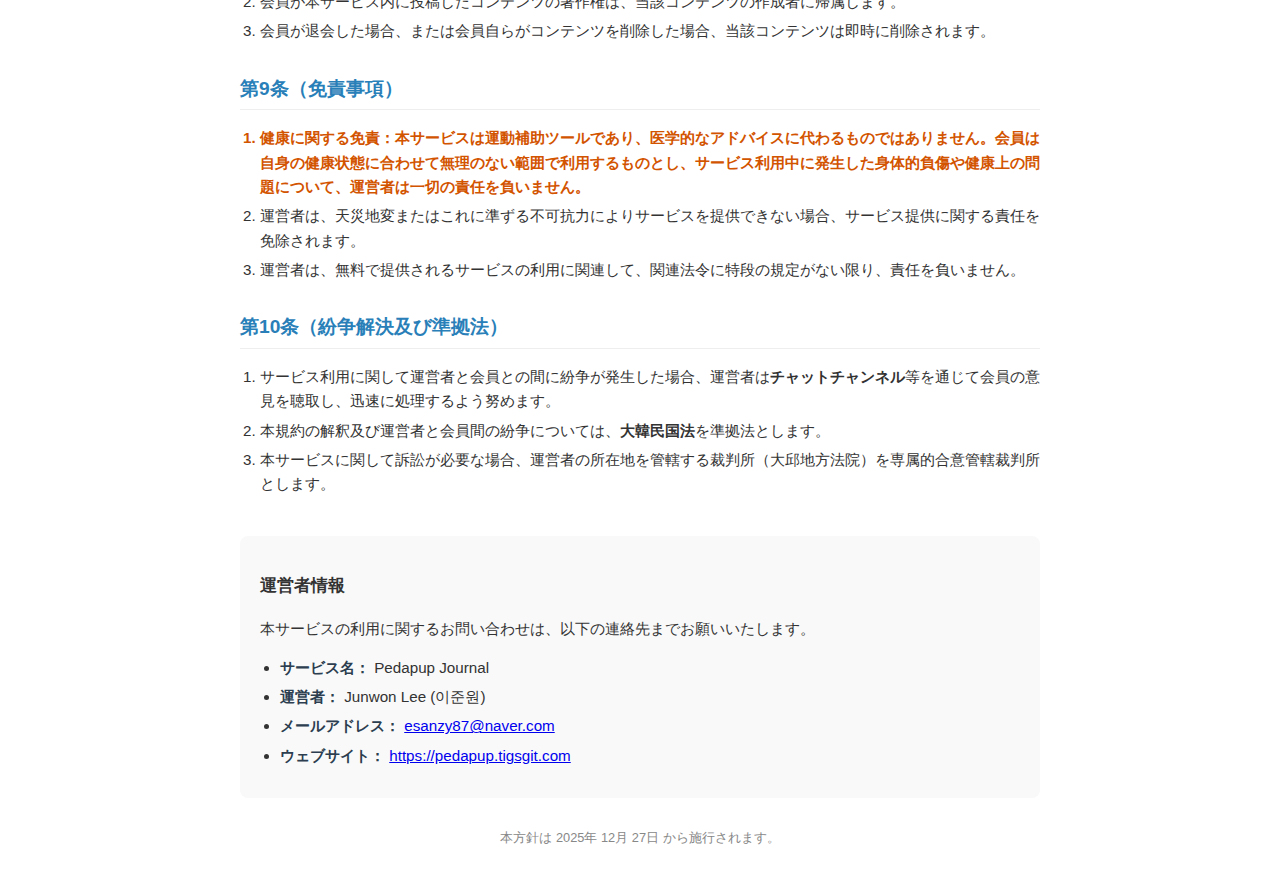
<file: pedapup/terms/privacy/ja/index.html>
<!DOCTYPE html>
<html lang="ja">

<head>
    <meta charset="UTF-8">
    <meta name="viewport" content="width=device-width, initial-scale=1.0">
    <title>個人情報保護方針 - Pedapup Journal</title>
    <style>
        body {
            font-family: "Hiragino Kaku Gothic ProN", "Hiragino Sans", "Meiryo", sans-serif;
            line-height: 1.6;
            color: #333;
            max-width: 800px;
            margin: 0 auto;
            padding: 20px;
        }

        h1 {
            text-align: center;
            color: #2c3e50;
            border-bottom: 2px solid #2c3e50;
            padding-bottom: 10px;
        }

        h2 {
            font-size: 1.2rem;
            color: #2980b9;
            margin-top: 30px;
            border-bottom: 1px solid #eee;
            padding-bottom: 5px;
        }

        p {
            margin-bottom: 10px;
            font-size: 0.95rem;
        }

        ul,
        ol {
            padding-left: 20px;
            margin-bottom: 10px;
        }

        li {
            margin-bottom: 5px;
            font-size: 0.95rem;
        }

        .company-info {
            background-color: #f9f9f9;
            padding: 20px;
            border-radius: 8px;
            margin-top: 40px;
            font-size: 0.9rem;
        }

        .company-info strong {
            color: #2c3e50;
        }

        .important {
            font-weight: bold;
            color: #d35400;
        }
    </style>
</head>

<body>

    <h1>個人情報保護方針</h1>

    <h2>第1条（目的）</h2>
    <p>本方針は、<strong>イ・ジュンウォン（이준원 / Junwon Lee）（以下「運営者」といいます。）</strong>が提供するモバイルアプリケーション <strong>「Pedapup
            Journal」（以下「本サービス」といいます。）</strong>の利用と関連して、会員の個人情報を保護し、関連法令を遵守するため、個人情報の収集、利用、管理する方法を説明します。</p>

    <h2>第2条（規約の効力及び変更）</h2>
    <ol>
        <li>本規約は、本サービスを利用する全ての会員に適用されます。</li>
        <li>運営者は、必要と判断した場合、関連法令に違反しない範囲で本規約を変更することができます。</li>
        <li>規約が変更される場合、運営者は本サービス内のお知らせを通じて通知します。変更後の規約に同意しない場合、会員は本サービスの利用を中止し、退会することができます。</li>
    </ol>

    <h2>第3条（会員登録）</h2>
    <ol>
        <li>利用者は、運営者が定める方法により会員情報を登録し、本規約に同意することによって会員登録を申請します。</li>
        <li>会員登録は、Googleアカウント、Appleアカウント、またはメールアカウントを利用して行うことができます。</li>
        <li><strong>未成年者の利用：</strong>未成年者も本サービスを利用できますが、会員登録時の規約同意手続き（チェックボックス等）をもって、法定代理人の同意を得たものとみなします。</li>
    </ol>

    <h2>第4条（退会及び資格喪失）</h2>
    <ol>
        <li>会員は、本サービス内の設定メニューを通じていつでも即時に退会を要請することができ、運営者はこれを直ちに処理します。</li>
        <li>会員が退会した場合、会員が作成した投稿及びデータは一括削除されます。なお、削除されたデータは復旧できません。</li>
    </ol>

    <h2>第5条（サービスの内容及び変更）</h2>
    <ol>
        <li>運営者は、会員に対し、スクワット運動のカウント及び記録管理などのサービスを提供します。</li>
        <li><strong>利用料金：</strong>本サービスは基本的に<strong>無料</strong>で提供されます。</li>
        <li>運営者は、サービスの向上のため、機能やデザイン等を変更することがあり、重要な変更がある場合はお知らせを通じて通知します。</li>
    </ol>

    <h2>第6条（運営者の義務）</h2>
    <ol>
        <li>運営者は、関連法令及び本規約が禁止する行為を行わず、継続的かつ安定的にサービスを提供するために最善を尽くします。</li>
        <li>運営者は、会員の個人情報を保護するためのセキュリティシステムを備え、プライバシーポリシーを遵守します。</li>
    </ol>

    <h2>第7条（会員の義務）</h2>
    <ol>
        <li>会員は、以下の行為を行ってはなりません。
            <ul>
                <li>登録申請または変更時に虚偽の内容を登録する行為</li>
                <li>他人の情報を盗用する行為</li>
                <li>運営者が掲示した情報を無断で変更する行為</li>
                <li>本サービスを利用して得た情報を、運営者の事前の承諾なく複製、流通、商業利用する行為</li>
                <li>運営者及び第三者の著作権等、知的財産権を侵害する行為</li>
                <li>サービスの安定的な運営を妨害する行為（ハッキング、バグの悪用など）</li>
            </ul>
        </li>
    </ol>

    <h2>第8条（著作権の帰属及び利用制限）</h2>
    <ol>
        <li>運営者が作成した著作物（アプリのデザイン、コード、ロゴ等）に関する著作権及びその他知的財産権は運営者に帰属します。</li>
        <li>会員が本サービス内に投稿したコンテンツの著作権は、当該コンテンツの作成者に帰属します。</li>
        <li>会員が退会した場合、または会員自らがコンテンツを削除した場合、当該コンテンツは即時に削除されます。</li>
    </ol>

    <h2>第9条（免責事項）</h2>
    <ol>
        <li class="important">
            健康に関する免責：本サービスは運動補助ツールであり、医学的なアドバイスに代わるものではありません。会員は自身の健康状態に合わせて無理のない範囲で利用するものとし、サービス利用中に発生した身体的負傷や健康上の問題について、運営者は一切の責任を負いません。
        </li>
        <li>運営者は、天災地変またはこれに準ずる不可抗力によりサービスを提供できない場合、サービス提供に関する責任を免除されます。</li>
        <li>運営者は、無料で提供されるサービスの利用に関連して、関連法令に特段の規定がない限り、責任を負いません。</li>
    </ol>

    <h2>第10条（紛争解決及び準拠法）</h2>
    <ol>
        <li>サービス利用に関して運営者と会員との間に紛争が発生した場合、運営者は<strong>チャットチャンネル</strong>等を通じて会員の意見を聴取し、迅速に処理するよう努めます。</li>
        <li>本規約の解釈及び運営者と会員間の紛争については、<strong>大韓民国法</strong>を準拠法とします。</li>
        <li>本サービスに関して訴訟が必要な場合、運営者の所在地を管轄する裁判所（大邱地方法院）を専属的合意管轄裁判所とします。</li>
    </ol>

    <div class="company-info">
        <h3>運営者情報</h3>
        <p>本サービスの利用に関するお問い合わせは、以下の連絡先までお願いいたします。</p>
        <ul>
            <li><strong>サービス名：</strong> Pedapup Journal</li>
            <li><strong>運営者：</strong> Junwon Lee (이준원)</li>
            <li><strong>メールアドレス：</strong> <a href="mailto:esanzy87@naver.com">esanzy87@naver.com</a></li>
            <li><strong>ウェブサイト：</strong> <a href="https://pedapup.tigsgit.com"
                    target="_blank">https://pedapup.tigsgit.com</a></li>
        </ul>
    </div>

    <p style="text-align: center; margin-top: 30px; color: #888; font-size: 0.8rem;">
        本方針は 2025年 12月 27日 から施行されます。
    </p>

</body>

</html>
</file>
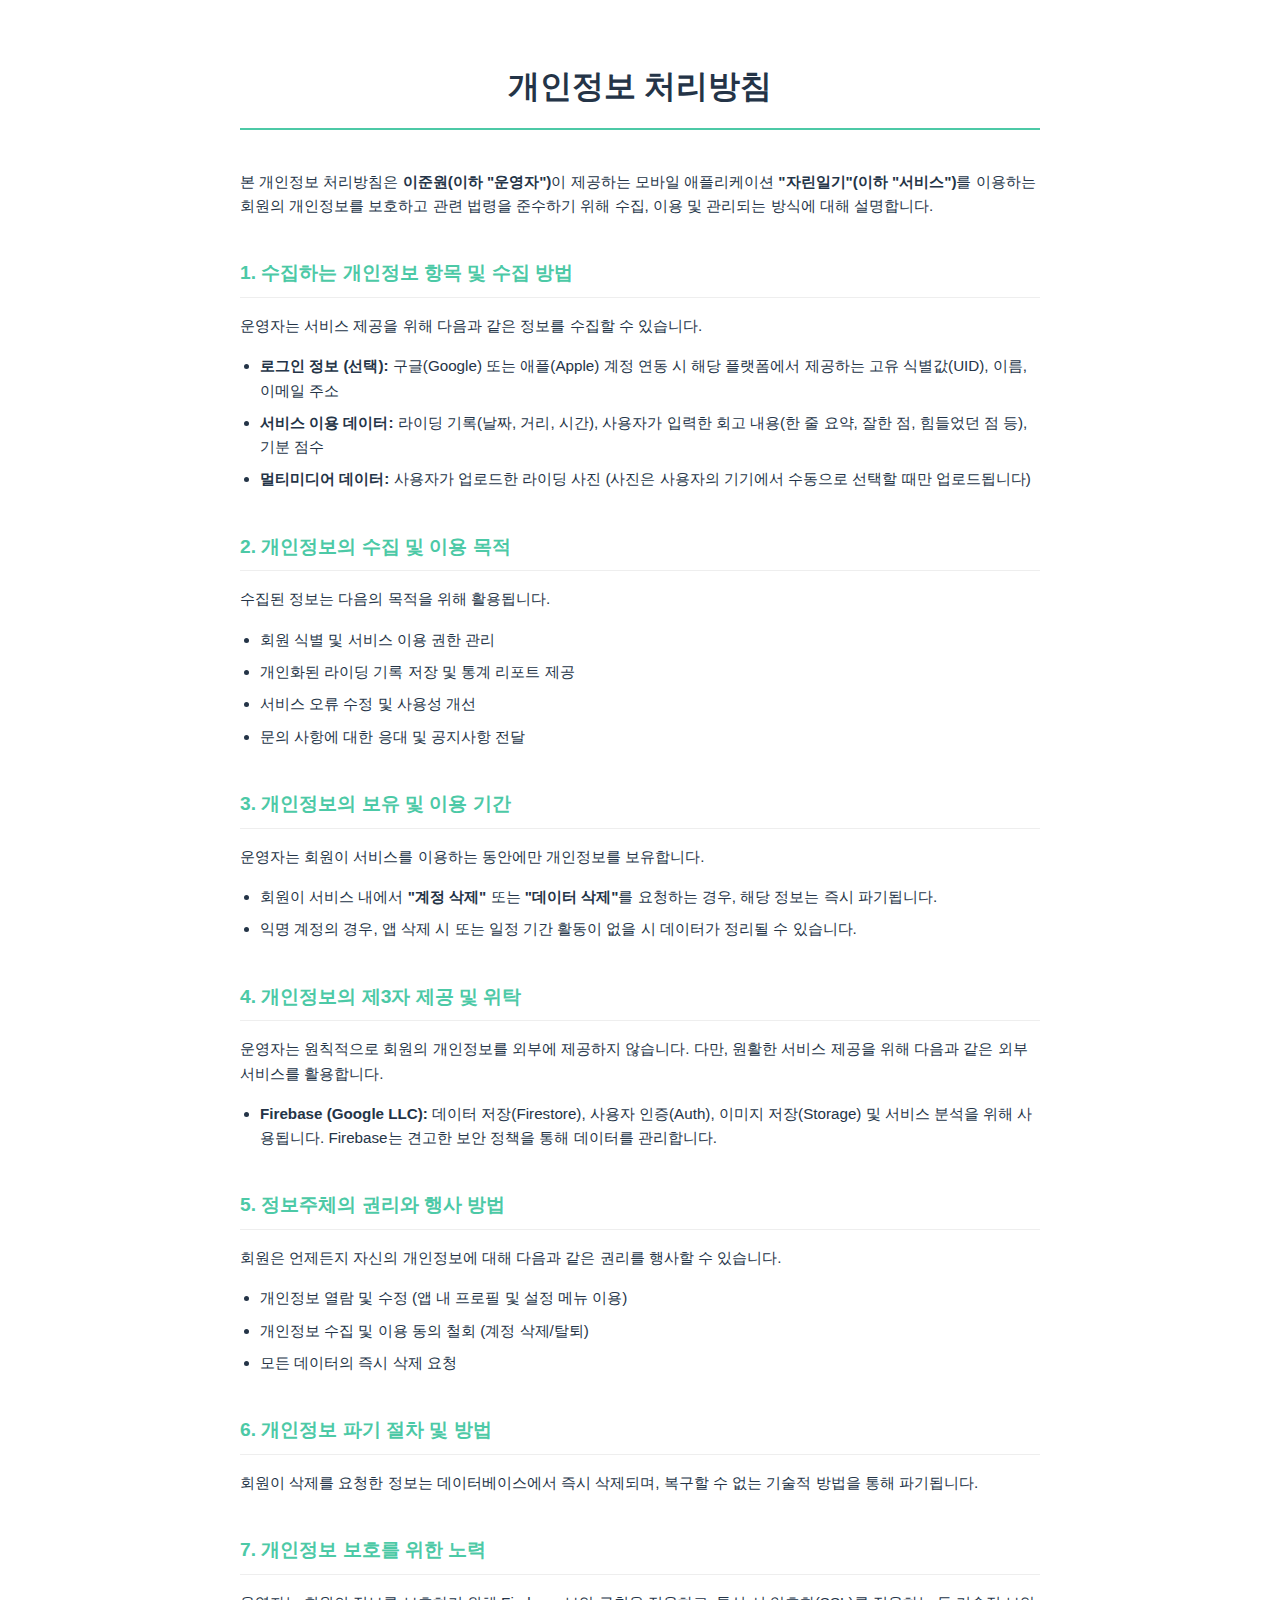
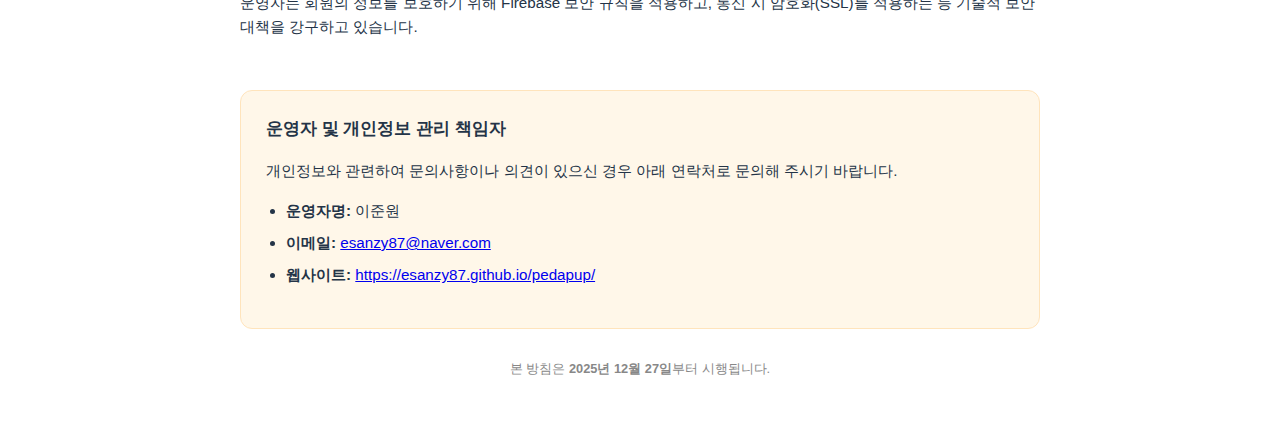
<file: pedapup/terms/privacy/ko/index.html>
<!DOCTYPE html>
<html lang="ko">

<head>
    <meta charset="UTF-8">
    <meta name="viewport" content="width=device-width, initial-scale=1.0">
    <title>자린일기 개인정보 처리방침</title>
    <style>
        body {
            font-family: "Pretendard Variable", Pretendard, -apple-system, BlinkMacSystemFont, "Segoe UI", Roboto, "Helvetica Neue", Arial, sans-serif;
            line-height: 1.6;
            color: #243447;
            max-width: 800px;
            margin: 0 auto;
            padding: 40px 20px;
            background-color: #fff;
        }

        h1 {
            text-align: center;
            color: #243447;
            border-bottom: 2px solid #4CC9A6;
            padding-bottom: 15px;
            margin-bottom: 40px;
        }

        h2 {
            font-size: 1.2rem;
            color: #4CC9A6;
            margin-top: 40px;
            border-bottom: 1px solid #eee;
            padding-bottom: 8px;
        }

        p {
            margin-bottom: 15px;
            font-size: 0.95rem;
        }

        ul,
        ol {
            padding-left: 20px;
            margin-bottom: 15px;
        }

        li {
            margin-bottom: 8px;
            font-size: 0.95rem;
        }

        .company-info {
            background-color: #FFF7E9;
            padding: 25px;
            border-radius: 12px;
            margin-top: 50px;
            font-size: 0.9rem;
            border: 1px solid #FFE4BC;
        }

        .company-info h3 {
            margin-top: 0;
            color: #243447;
        }

        .company-info strong {
            color: #243447;
        }
    </style>
</head>

<body>

    <h1>개인정보 처리방침</h1>

    <p>본 개인정보 처리방침은 <strong>이준원(이하 "운영자")</strong>이 제공하는 모바일 애플리케이션 <strong>"자린일기"(이하 "서비스")</strong>를 이용하는 회원의 개인정보를
        보호하고 관련 법령을 준수하기 위해 수집, 이용 및 관리되는 방식에 대해 설명합니다.</p>

    <h2>1. 수집하는 개인정보 항목 및 수집 방법</h2>
    <p>운영자는 서비스 제공을 위해 다음과 같은 정보를 수집할 수 있습니다.</p>
    <ul>
        <li><strong>로그인 정보 (선택):</strong> 구글(Google) 또는 애플(Apple) 계정 연동 시 해당 플랫폼에서 제공하는 고유 식별값(UID), 이름, 이메일 주소</li>
        <li><strong>서비스 이용 데이터:</strong> 라이딩 기록(날짜, 거리, 시간), 사용자가 입력한 회고 내용(한 줄 요약, 잘한 점, 힘들었던 점 등), 기분 점수</li>
        <li><strong>멀티미디어 데이터:</strong> 사용자가 업로드한 라이딩 사진 (사진은 사용자의 기기에서 수동으로 선택할 때만 업로드됩니다)</li>
    </ul>

    <h2>2. 개인정보의 수집 및 이용 목적</h2>
    <p>수집된 정보는 다음의 목적을 위해 활용됩니다.</p>
    <ul>
        <li>회원 식별 및 서비스 이용 권한 관리</li>
        <li>개인화된 라이딩 기록 저장 및 통계 리포트 제공</li>
        <li>서비스 오류 수정 및 사용성 개선</li>
        <li>문의 사항에 대한 응대 및 공지사항 전달</li>
    </ul>

    <h2>3. 개인정보의 보유 및 이용 기간</h2>
    <p>운영자는 회원이 서비스를 이용하는 동안에만 개인정보를 보유합니다.</p>
    <ul>
        <li>회원이 서비스 내에서 <strong>"계정 삭제"</strong> 또는 <strong>"데이터 삭제"</strong>를 요청하는 경우, 해당 정보는 즉시 파기됩니다.</li>
        <li>익명 계정의 경우, 앱 삭제 시 또는 일정 기간 활동이 없을 시 데이터가 정리될 수 있습니다.</li>
    </ul>

    <h2>4. 개인정보의 제3자 제공 및 위탁</h2>
    <p>운영자는 원칙적으로 회원의 개인정보를 외부에 제공하지 않습니다. 다만, 원활한 서비스 제공을 위해 다음과 같은 외부 서비스를 활용합니다.</p>
    <ul>
        <li><strong>Firebase (Google LLC):</strong> 데이터 저장(Firestore), 사용자 인증(Auth), 이미지 저장(Storage) 및 서비스 분석을 위해 사용됩니다.
            Firebase는 견고한 보안 정책을 통해 데이터를 관리합니다.</li>
    </ul>

    <h2>5. 정보주체의 권리와 행사 방법</h2>
    <p>회원은 언제든지 자신의 개인정보에 대해 다음과 같은 권리를 행사할 수 있습니다.</p>
    <ul>
        <li>개인정보 열람 및 수정 (앱 내 프로필 및 설정 메뉴 이용)</li>
        <li>개인정보 수집 및 이용 동의 철회 (계정 삭제/탈퇴)</li>
        <li>모든 데이터의 즉시 삭제 요청</li>
    </ul>

    <h2>6. 개인정보 파기 절차 및 방법</h2>
    <p>회원이 삭제를 요청한 정보는 데이터베이스에서 즉시 삭제되며, 복구할 수 없는 기술적 방법을 통해 파기됩니다.</p>

    <h2>7. 개인정보 보호를 위한 노력</h2>
    <p>운영자는 회원의 정보를 보호하기 위해 Firebase 보안 규칙을 적용하고, 통신 시 암호화(SSL)를 적용하는 등 기술적 보안 대책을 강구하고 있습니다.</p>

    <div class="company-info">
        <h3>운영자 및 개인정보 관리 책임자</h3>
        <p>개인정보와 관련하여 문의사항이나 의견이 있으신 경우 아래 연락처로 문의해 주시기 바랍니다.</p>
        <ul>
            <li><strong>운영자명:</strong> 이준원</li>
            <li><strong>이메일:</strong> <a href="mailto:esanzy87@naver.com">esanzy87@naver.com</a></li>
            <li><strong>웹사이트:</strong> <a href="https://esanzy87.github.io/pedapup/"
                    target="_blank">https://esanzy87.github.io/pedapup/</a></li>
        </ul>
    </div>

    <p style="text-align: center; margin-top: 30px; color: #888; font-size: 0.8rem;">
        본 방침은 <strong>2025년 12월 27일</strong>부터 시행됩니다.
    </p>

</body>

</html>
</file>
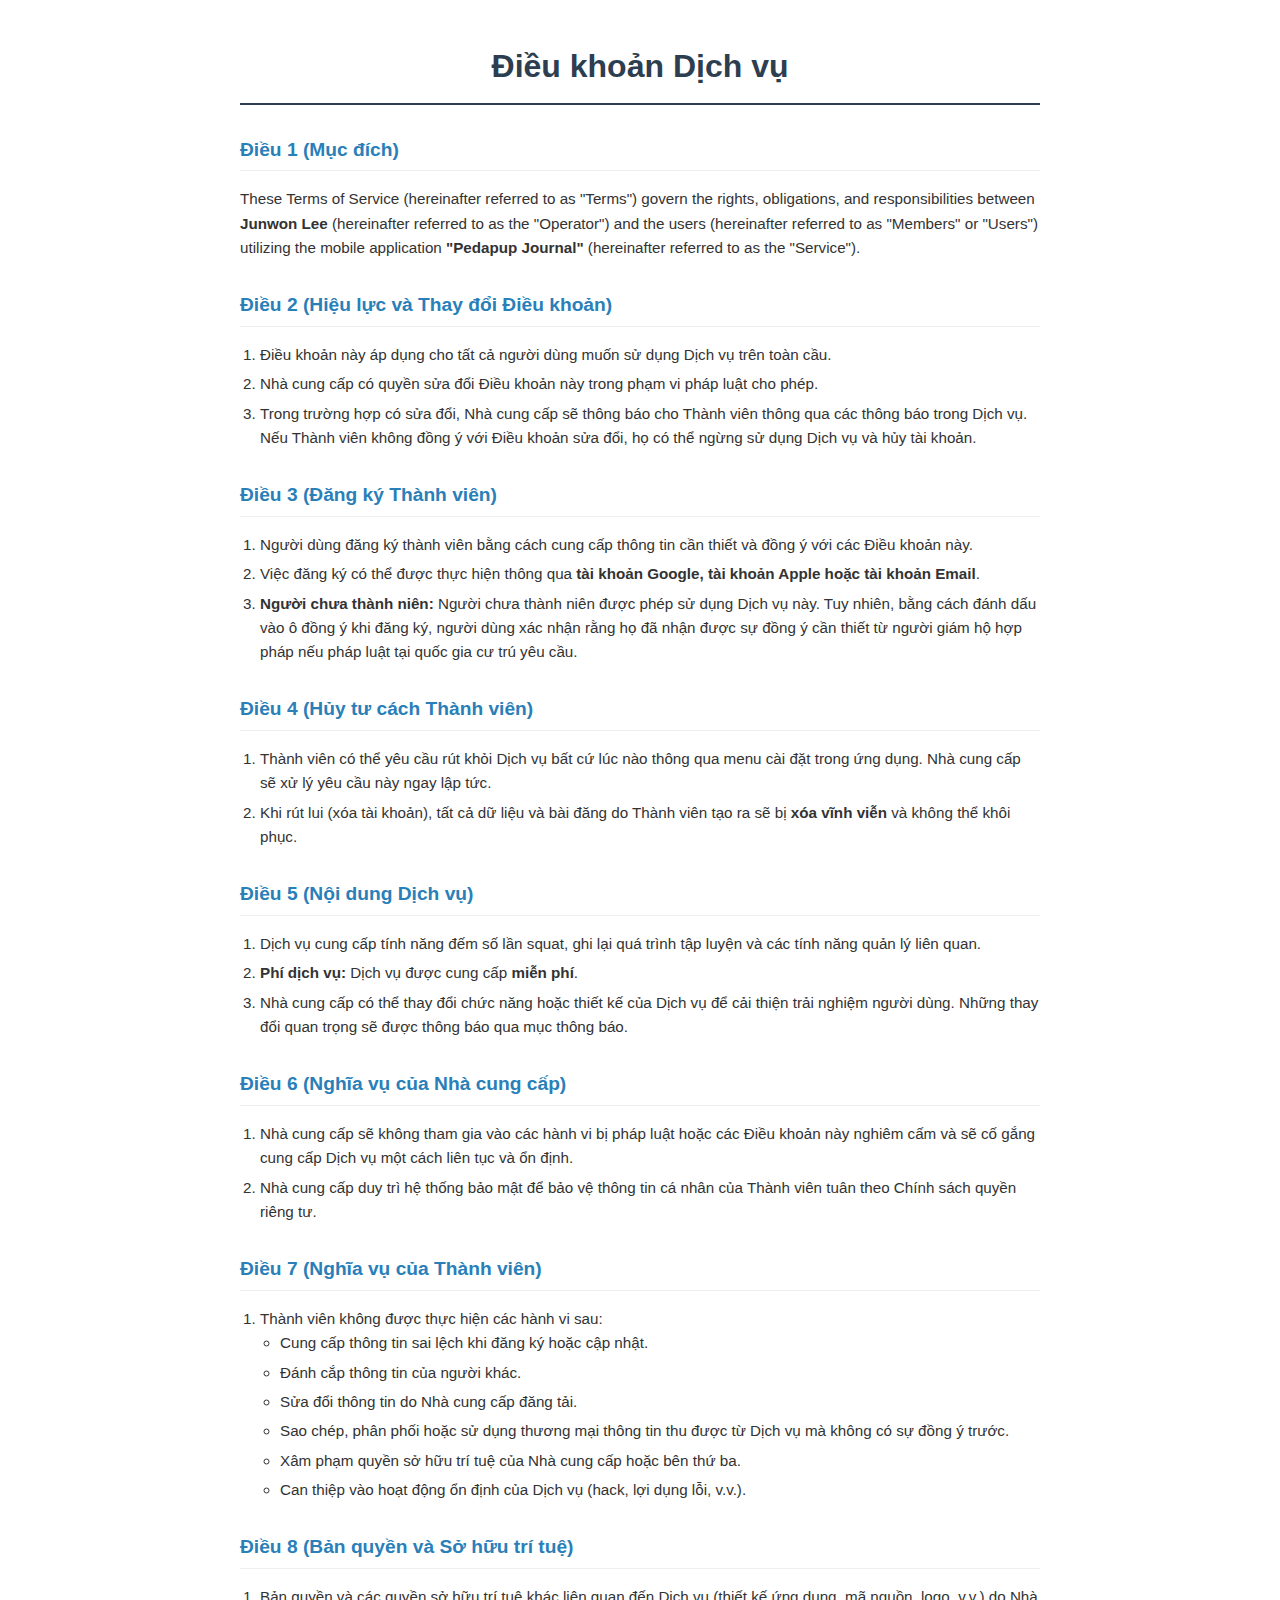
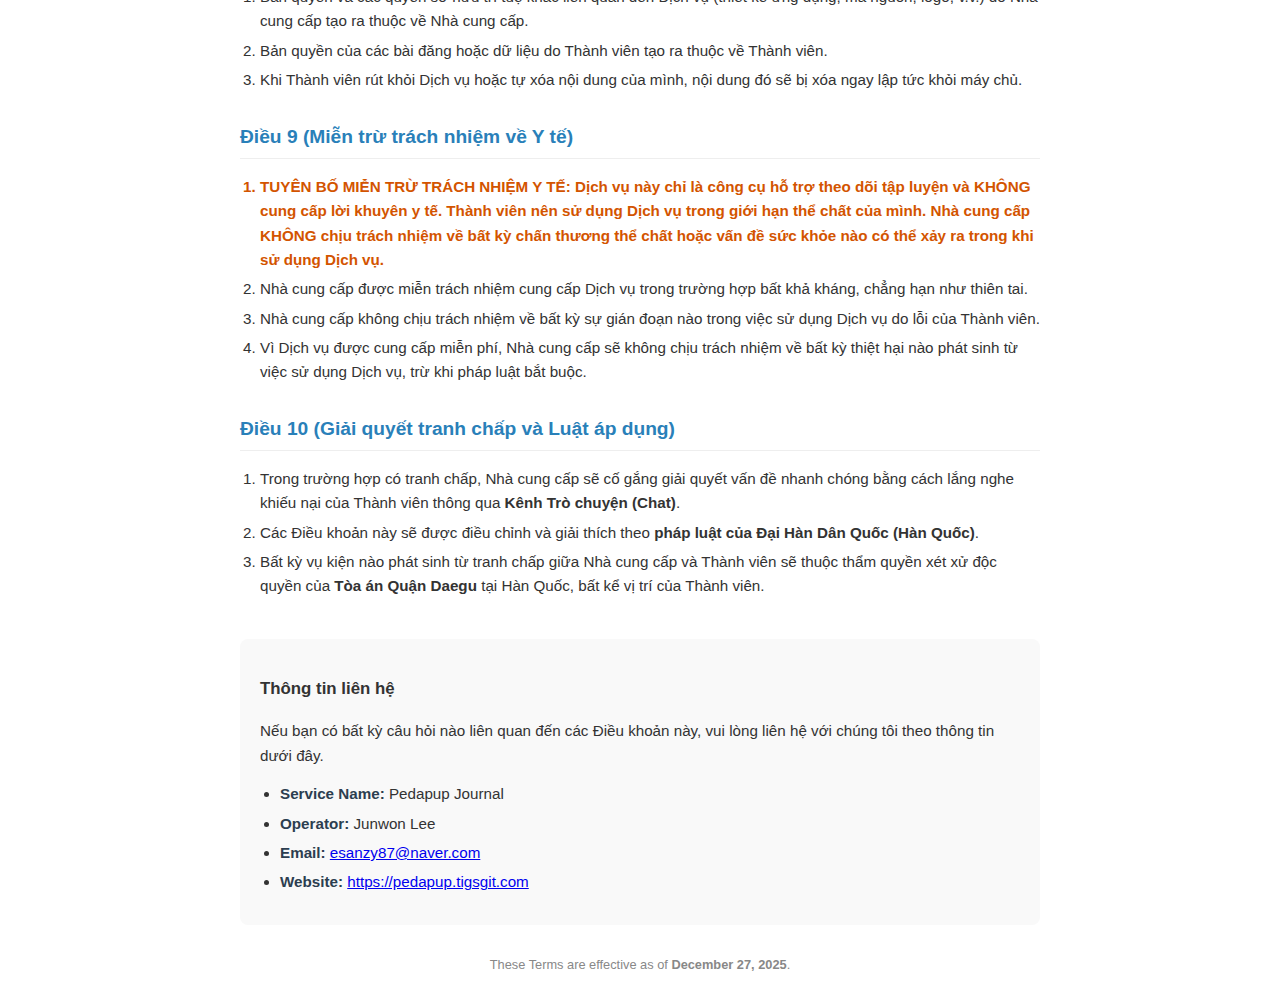
<file: pedapup/terms/privacy/vi/index.html>
<!DOCTYPE html>
<html lang="vi">

<head>
    <meta charset="UTF-8">
    <meta name="viewport" content="width=device-width, initial-scale=1.0">
    <title>Terms of Service - Pedapup Journal</title>
    <style>
        body {
            font-family: "Roboto", "Segoe UI", "Arial", sans-serif;
            line-height: 1.6;
            color: #333;
            max-width: 800px;
            margin: 0 auto;
            padding: 20px;
        }

        h1 {
            text-align: center;
            color: #2c3e50;
            border-bottom: 2px solid #2c3e50;
            padding-bottom: 10px;
        }

        h2 {
            font-size: 1.2rem;
            color: #2980b9;
            margin-top: 30px;
            border-bottom: 1px solid #eee;
            padding-bottom: 5px;
        }

        p {
            margin-bottom: 10px;
            font-size: 0.95rem;
        }

        ul,
        ol {
            padding-left: 20px;
            margin-bottom: 10px;
        }

        li {
            margin-bottom: 5px;
            font-size: 0.95rem;
        }

        .company-info {
            background-color: #f9f9f9;
            padding: 20px;
            border-radius: 8px;
            margin-top: 40px;
            font-size: 0.9rem;
        }

        .company-info strong {
            color: #2c3e50;
        }

        .important {
            font-weight: bold;
            color: #d35400;
            /* Disclaimer color */
        }
    </style>
</head>

<body>

    <h1>Điều khoản Dịch vụ</h1>

    <h2>Điều 1 (Mục đích)</h2>
    <p>These Terms of Service (hereinafter referred to as "Terms") govern the rights, obligations, and responsibilities
        between <strong>Junwon Lee</strong> (hereinafter referred to as the "Operator") and the users (hereinafter
        referred to as "Members" or "Users") utilizing the mobile application <strong>"Pedapup Journal"</strong>
        (hereinafter referred to as the "Service").</p>

    <h2>Điều 2 (Hiệu lực và Thay đổi Điều khoản)</h2>
    <ol>
        <li>Điều khoản này áp dụng cho tất cả người dùng muốn sử dụng Dịch vụ trên toàn cầu.</li>
        <li>Nhà cung cấp có quyền sửa đổi Điều khoản này trong phạm vi pháp luật cho phép.</li>
        <li>Trong trường hợp có sửa đổi, Nhà cung cấp sẽ thông báo cho Thành viên thông qua các thông báo trong Dịch vụ.
            Nếu Thành viên không đồng ý với Điều khoản sửa đổi, họ có thể ngừng sử dụng Dịch vụ và hủy tài khoản.</li>
    </ol>

    <h2>Điều 3 (Đăng ký Thành viên)</h2>
    <ol>
        <li>Người dùng đăng ký thành viên bằng cách cung cấp thông tin cần thiết và đồng ý với các Điều khoản này.</li>
        <li>Việc đăng ký có thể được thực hiện thông qua <strong>tài khoản Google, tài khoản Apple hoặc tài khoản
                Email</strong>.</li>
        <li><strong>Người chưa thành niên:</strong> Người chưa thành niên được phép sử dụng Dịch vụ này. Tuy nhiên, bằng
            cách đánh dấu vào ô đồng ý khi đăng ký, người dùng xác nhận rằng họ đã nhận được sự đồng ý cần thiết từ
            người giám hộ hợp pháp nếu pháp luật tại quốc gia cư trú yêu cầu.</li>
    </ol>

    <h2>Điều 4 (Hủy tư cách Thành viên)</h2>
    <ol>
        <li>Thành viên có thể yêu cầu rút khỏi Dịch vụ bất cứ lúc nào thông qua menu cài đặt trong ứng dụng. Nhà cung
            cấp sẽ xử lý yêu cầu này ngay lập tức.</li>
        <li>Khi rút lui (xóa tài khoản), tất cả dữ liệu và bài đăng do Thành viên tạo ra sẽ bị <strong>xóa vĩnh
                viễn</strong> và không thể khôi phục.</li>
    </ol>

    <h2>Điều 5 (Nội dung Dịch vụ)</h2>
    <ol>
        <li>Dịch vụ cung cấp tính năng đếm số lần squat, ghi lại quá trình tập luyện và các tính năng quản lý liên quan.
        </li>
        <li><strong>Phí dịch vụ:</strong> Dịch vụ được cung cấp <strong>miễn phí</strong>.</li>
        <li>Nhà cung cấp có thể thay đổi chức năng hoặc thiết kế của Dịch vụ để cải thiện trải nghiệm người dùng. Những
            thay đổi quan trọng sẽ được thông báo qua mục thông báo.</li>
    </ol>

    <h2>Điều 6 (Nghĩa vụ của Nhà cung cấp)</h2>
    <ol>
        <li>Nhà cung cấp sẽ không tham gia vào các hành vi bị pháp luật hoặc các Điều khoản này nghiêm cấm và sẽ cố gắng
            cung cấp Dịch vụ một cách liên tục và ổn định.</li>
        <li>Nhà cung cấp duy trì hệ thống bảo mật để bảo vệ thông tin cá nhân của Thành viên tuân theo Chính sách quyền
            riêng tư.</li>
    </ol>

    <h2>Điều 7 (Nghĩa vụ của Thành viên)</h2>
    <ol>
        <li>Thành viên không được thực hiện các hành vi sau:
            <ul>
                <li>Cung cấp thông tin sai lệch khi đăng ký hoặc cập nhật.</li>
                <li>Đánh cắp thông tin của người khác.</li>
                <li>Sửa đổi thông tin do Nhà cung cấp đăng tải.</li>
                <li>Sao chép, phân phối hoặc sử dụng thương mại thông tin thu được từ Dịch vụ mà không có sự đồng ý
                    trước.</li>
                <li>Xâm phạm quyền sở hữu trí tuệ của Nhà cung cấp hoặc bên thứ ba.</li>
                <li>Can thiệp vào hoạt động ổn định của Dịch vụ (hack, lợi dụng lỗi, v.v.).</li>
            </ul>
        </li>
    </ol>

    <h2>Điều 8 (Bản quyền và Sở hữu trí tuệ)</h2>
    <ol>
        <li>Bản quyền và các quyền sở hữu trí tuệ khác liên quan đến Dịch vụ (thiết kế ứng dụng, mã nguồn, logo, v.v.)
            do Nhà cung cấp tạo ra thuộc về Nhà cung cấp.</li>
        <li>Bản quyền của các bài đăng hoặc dữ liệu do Thành viên tạo ra thuộc về Thành viên.</li>
        <li>Khi Thành viên rút khỏi Dịch vụ hoặc tự xóa nội dung của mình, nội dung đó sẽ bị xóa ngay lập tức khỏi máy
            chủ.</li>
    </ol>

    <h2>Điều 9 (Miễn trừ trách nhiệm về Y tế)</h2>
    <ol>
        <li class="important">TUYÊN BỐ MIỄN TRỪ TRÁCH NHIỆM Y TẾ: Dịch vụ này chỉ là công cụ hỗ trợ theo dõi tập luyện
            và KHÔNG cung cấp lời khuyên y tế. Thành viên nên sử dụng Dịch vụ trong giới hạn thể chất của mình. Nhà cung
            cấp KHÔNG chịu trách nhiệm về bất kỳ chấn thương thể chất hoặc vấn đề sức khỏe nào có thể xảy ra trong khi
            sử dụng Dịch vụ.</li>
        <li>Nhà cung cấp được miễn trách nhiệm cung cấp Dịch vụ trong trường hợp bất khả kháng, chẳng hạn như thiên tai.
        </li>
        <li>Nhà cung cấp không chịu trách nhiệm về bất kỳ sự gián đoạn nào trong việc sử dụng Dịch vụ do lỗi của Thành
            viên.</li>
        <li>Vì Dịch vụ được cung cấp miễn phí, Nhà cung cấp sẽ không chịu trách nhiệm về bất kỳ thiệt hại nào phát sinh
            từ việc sử dụng Dịch vụ, trừ khi pháp luật bắt buộc.</li>
    </ol>

    <h2>Điều 10 (Giải quyết tranh chấp và Luật áp dụng)</h2>
    <ol>
        <li>Trong trường hợp có tranh chấp, Nhà cung cấp sẽ cố gắng giải quyết vấn đề nhanh chóng bằng cách lắng nghe
            khiếu nại của Thành viên thông qua <strong>Kênh Trò chuyện (Chat)</strong>.</li>
        <li>Các Điều khoản này sẽ được điều chỉnh và giải thích theo <strong>pháp luật của Đại Hàn Dân Quốc (Hàn
                Quốc)</strong>.</li>
        <li>Bất kỳ vụ kiện nào phát sinh từ tranh chấp giữa Nhà cung cấp và Thành viên sẽ thuộc thẩm quyền xét xử độc
            quyền của <strong>Tòa án Quận Daegu</strong> tại Hàn Quốc, bất kể vị trí của Thành viên.</li>
    </ol>

    <div class="company-info">
        <h3>Thông tin liên hệ</h3>
        <p>Nếu bạn có bất kỳ câu hỏi nào liên quan đến các Điều khoản này, vui lòng liên hệ với chúng tôi theo thông tin
            dưới đây.</p>
        <ul>
            <li><strong>Service Name:</strong> Pedapup Journal</li>
            <li><strong>Operator:</strong> Junwon Lee</li>
            <li><strong>Email:</strong> <a href="mailto:esanzy87@naver.com">esanzy87@naver.com</a></li>
            <li><strong>Website:</strong> <a href="https://pedapup.tigsgit.com"
                    target="_blank">https://pedapup.tigsgit.com</a></li>
        </ul>
    </div>

    <p style="text-align: center; margin-top: 30px; color: #888; font-size: 0.8rem;">
        These Terms are effective as of <strong>December 27, 2025</strong>.
    </p>

</body>

</html>
</file>
<file: pedapup/index.css>
@import url('https://fonts.googleapis.com/css2?family=Inter:wght@400;500;600;700&display=swap');

:root {
    --primary: #4CC9A6;
    --primary-light: #E0F7EC;
    --background: #FFF7E9;
    --accent: #FF8A66;
    --text: #243447;
    --neutral-light: #F5F5F5;
    --neutral-border: #E0E0E0;
    --white: #FFFFFF;
    
    --radius-lg: 24px;
    --radius-md: 16px;
    --radius-sm: 12px;
    --radius-full: 999px;
    
    --shadow-soft: 0 4px 20px rgba(36, 52, 71, 0.08);
}

* {
    margin: 0;
    padding: 0;
    box-sizing: border-box;
}

body {
    font-family: 'Inter', -apple-system, BlinkMacSystemFont, "Segoe UI", Roboto, sans-serif;
    background-color: var(--background);
    color: var(--text);
    line-height: 1.6;
    overflow-x: hidden;
}

a {
    text-decoration: none;
    color: inherit;
    transition: all 0.2s ease;
}

ul {
    list-style: none;
}

/* Layout */
.container {
    max-width: 1100px;
    margin: 0 auto;
    padding: 0 24px;
}

section {
    padding: 80px 0;
}

/* Components */
.btn {
    display: inline-flex;
    align-items: center;
    justify-content: center;
    padding: 14px 32px;
    border-radius: var(--radius-full);
    font-weight: 600;
    cursor: pointer;
    transition: transform 0.2s ease, opacity 0.2s ease;
    border: none;
}

.btn:hover {
    transform: translateY(-2px);
    opacity: 0.9;
}

.btn-primary {
    background-color: var(--primary);
    color: var(--white);
}

.btn-secondary {
    background-color: var(--white);
    color: var(--primary);
    border: 2px solid var(--primary);
}

.badge {
    display: inline-block;
    padding: 4px 12px;
    background-color: var(--primary-light);
    color: var(--primary);
    border-radius: var(--radius-full);
    font-size: 0.85rem;
    font-weight: 600;
    margin-bottom: 16px;
}

/* Navigation */
nav {
    padding: 24px 0;
    border-bottom: 1px solid rgba(36, 52, 71, 0.05);
}

nav .container {
    display: flex;
    justify-content: space-between;
    align-items: center;
}

.logo {
    display: flex;
    align-items: center;
    gap: 12px;
    font-weight: 700;
    font-size: 1.25rem;
}

.logo img {
    height: 32px;
    width: auto;
}

.nav-links {
    display: flex;
    gap: 32px;
    font-size: 0.95rem;
    font-weight: 500;
}

.nav-links a:hover {
    color: var(--primary);
}

/* Hero Section */
.hero {
    display: flex;
    align-items: center;
    gap: 60px;
    padding: 100px 0;
}

.hero-content {
    flex: 1;
}

.hero-image {
    flex: 1;
    display: flex;
    justify-content: center;
    position: relative;
}

.hero-image img {
    max-width: 100%;
    height: auto;
    border-radius: var(--radius-lg);
    z-index: 2;
}

.hero-image::after {
    content: '';
    position: absolute;
    width: 80%;
    height: 80%;
    background-color: var(--primary-light);
    border-radius: 50%;
    top: 10%;
    left: 10%;
    z-index: 1;
    filter: blur(40px);
}

.hero h1 {
    font-size: 3.5rem;
    line-height: 1.2;
    margin-bottom: 24px;
    color: var(--text);
}

.hero p {
    font-size: 1.25rem;
    margin-bottom: 40px;
    opacity: 0.8;
}

.hero-btns {
    display: flex;
    gap: 16px;
}

/* Features */
.features-grid {
    display: grid;
    grid-template-columns: repeat(3, 1fr);
    gap: 32px;
    margin-top: 48px;
}

.feature-card {
    background-color: var(--white);
    padding: 40px;
    border-radius: var(--radius-md);
    box-shadow: var(--shadow-soft);
    text-align: left;
    transition: transform 0.3s ease;
}

.feature-card:hover {
    transform: translateY(-8px);
}

.feature-icon {
    width: 64px;
    height: 64px;
    background-color: var(--background);
    border-radius: var(--radius-sm);
    display: flex;
    align-items: center;
    justify-content: center;
    font-size: 2rem;
    margin-bottom: 24px;
}

.feature-card h3 {
    margin-bottom: 16px;
    font-size: 1.35rem;
}

/* Mockup Section */
.mockup-section {
    text-align: center;
}

.mockup-container {
    margin-top: 60px;
    position: relative;
    display: inline-block;
}

.mockup-container img {
    max-width: 800px;
    width: 100%;
    border-radius: var(--radius-md);
}

/* Footer */
footer {
    padding: 60px 0;
    background-color: var(--white);
    border-top: 1px solid var(--neutral-border);
}

.footer-content {
    display: flex;
    justify-content: space-between;
    align-items: center;
    margin-bottom: 40px;
}

.footer-links {
    display: flex;
    gap: 40px;
    font-size: 0.9rem;
}

.copyright {
    text-align: center;
    font-size: 0.85rem;
    opacity: 0.6;
}

@media (max-width: 900px) {
    .hero {
        flex-direction: column;
        text-align: center;
        padding: 60px 0;
    }
    
    .hero h1 {
        font-size: 2.5rem;
    }
    
    .hero-btns {
        justify-content: center;
    }
    
    .features-grid {
        grid-template-columns: 1fr;
    }
    
    .footer-content {
        flex-direction: column;
        gap: 32px;
    }
}
</file>
